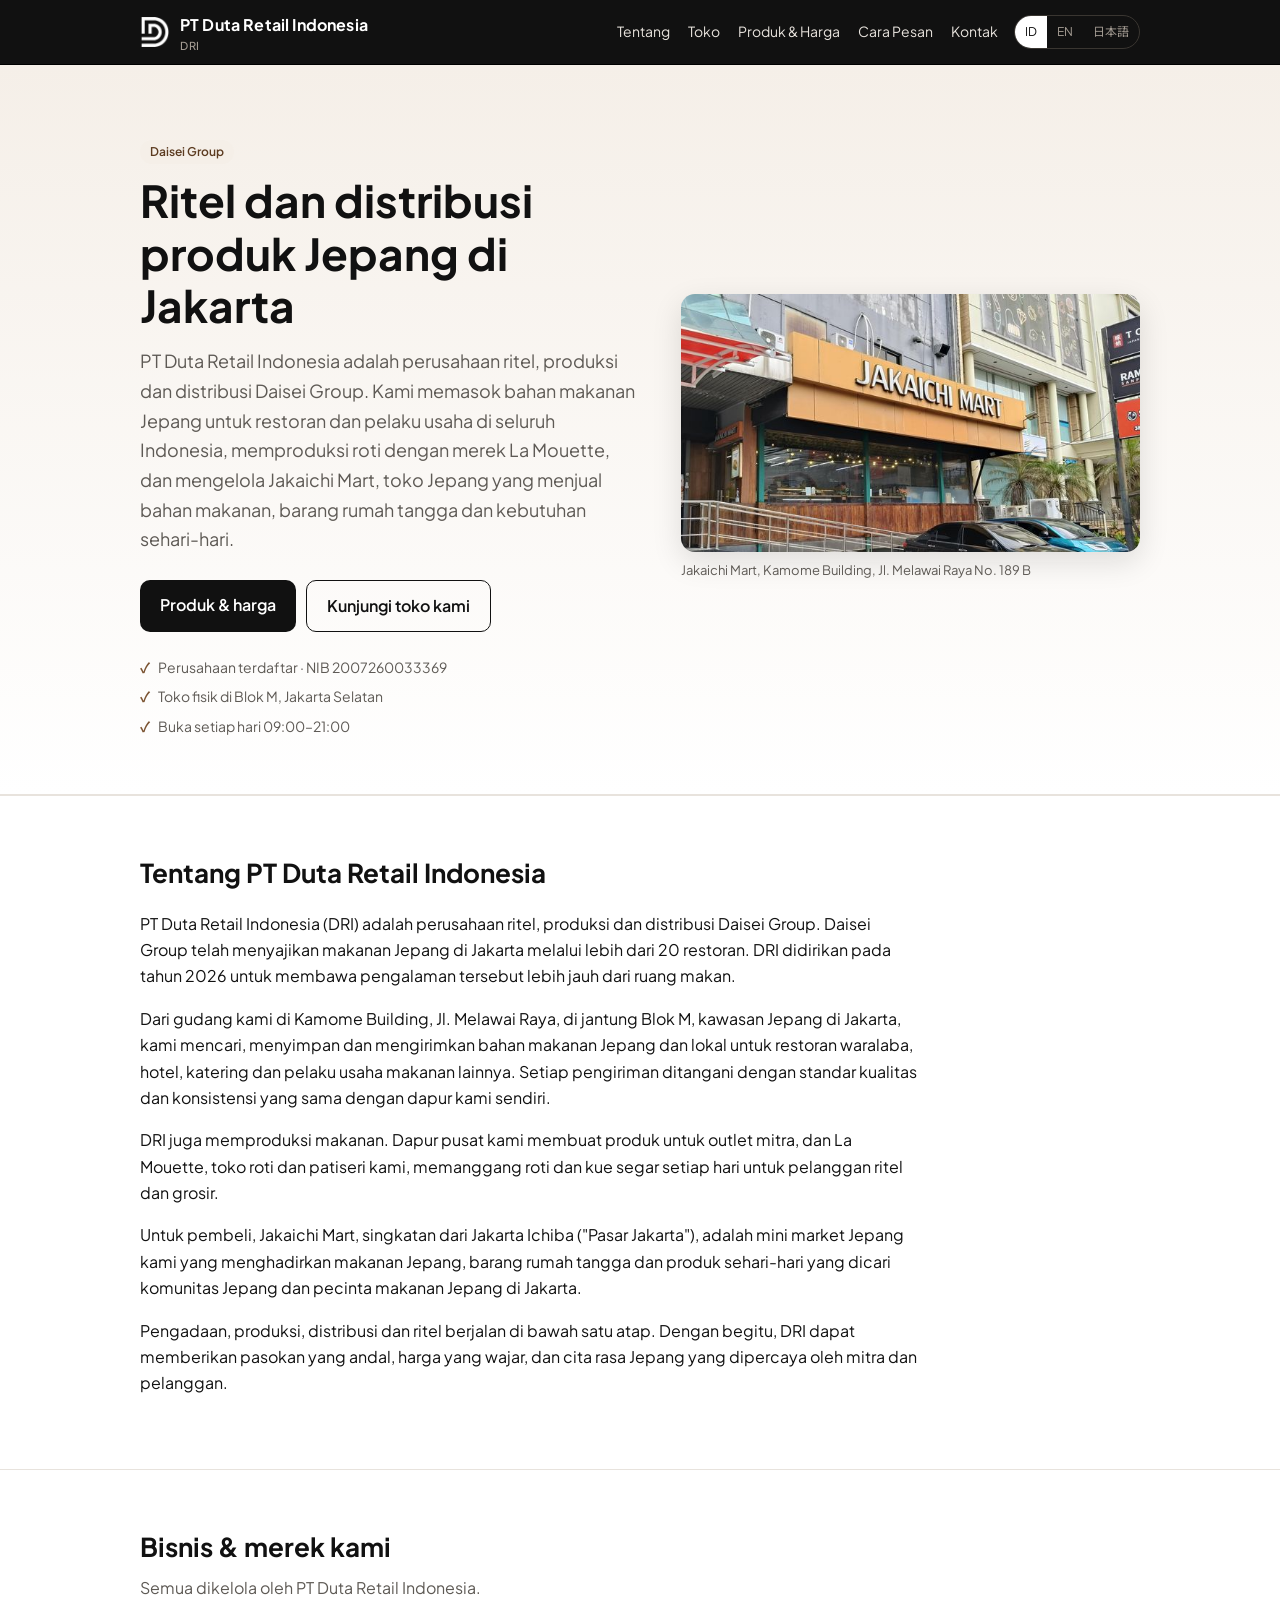
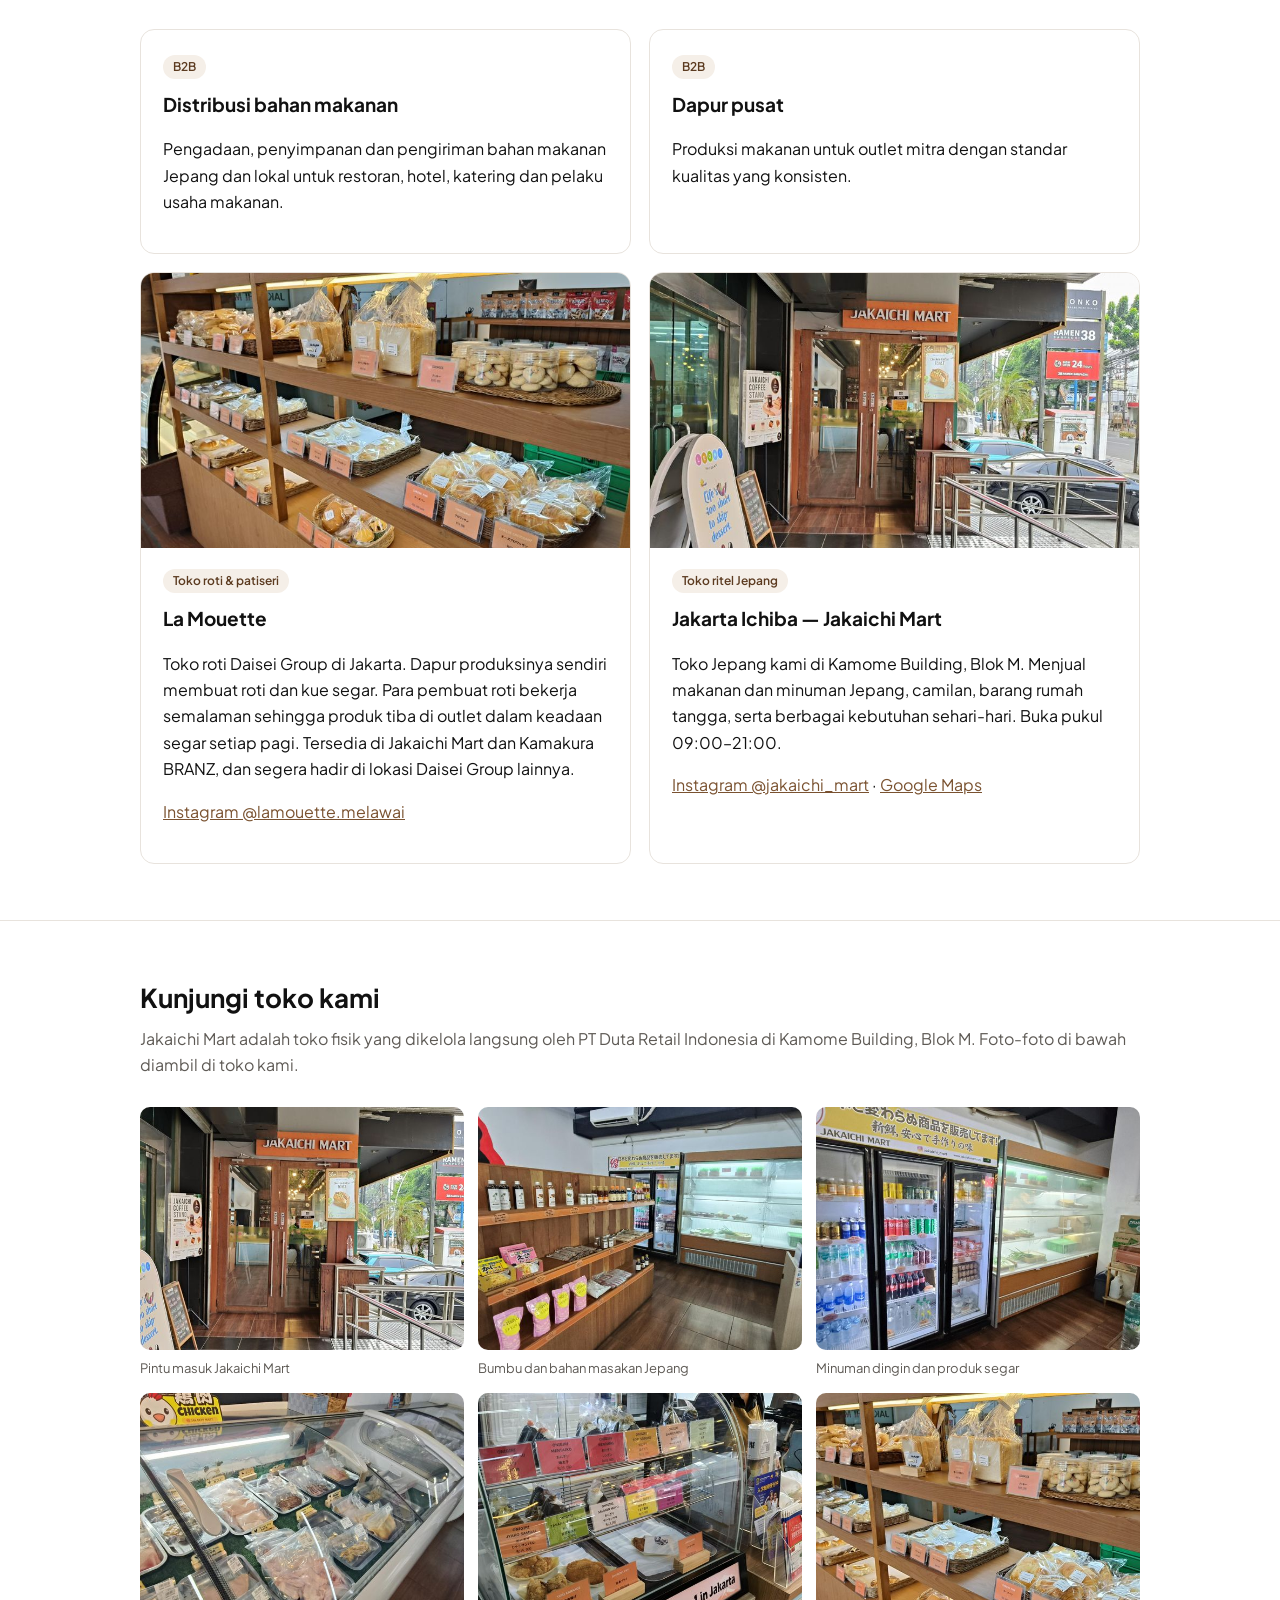
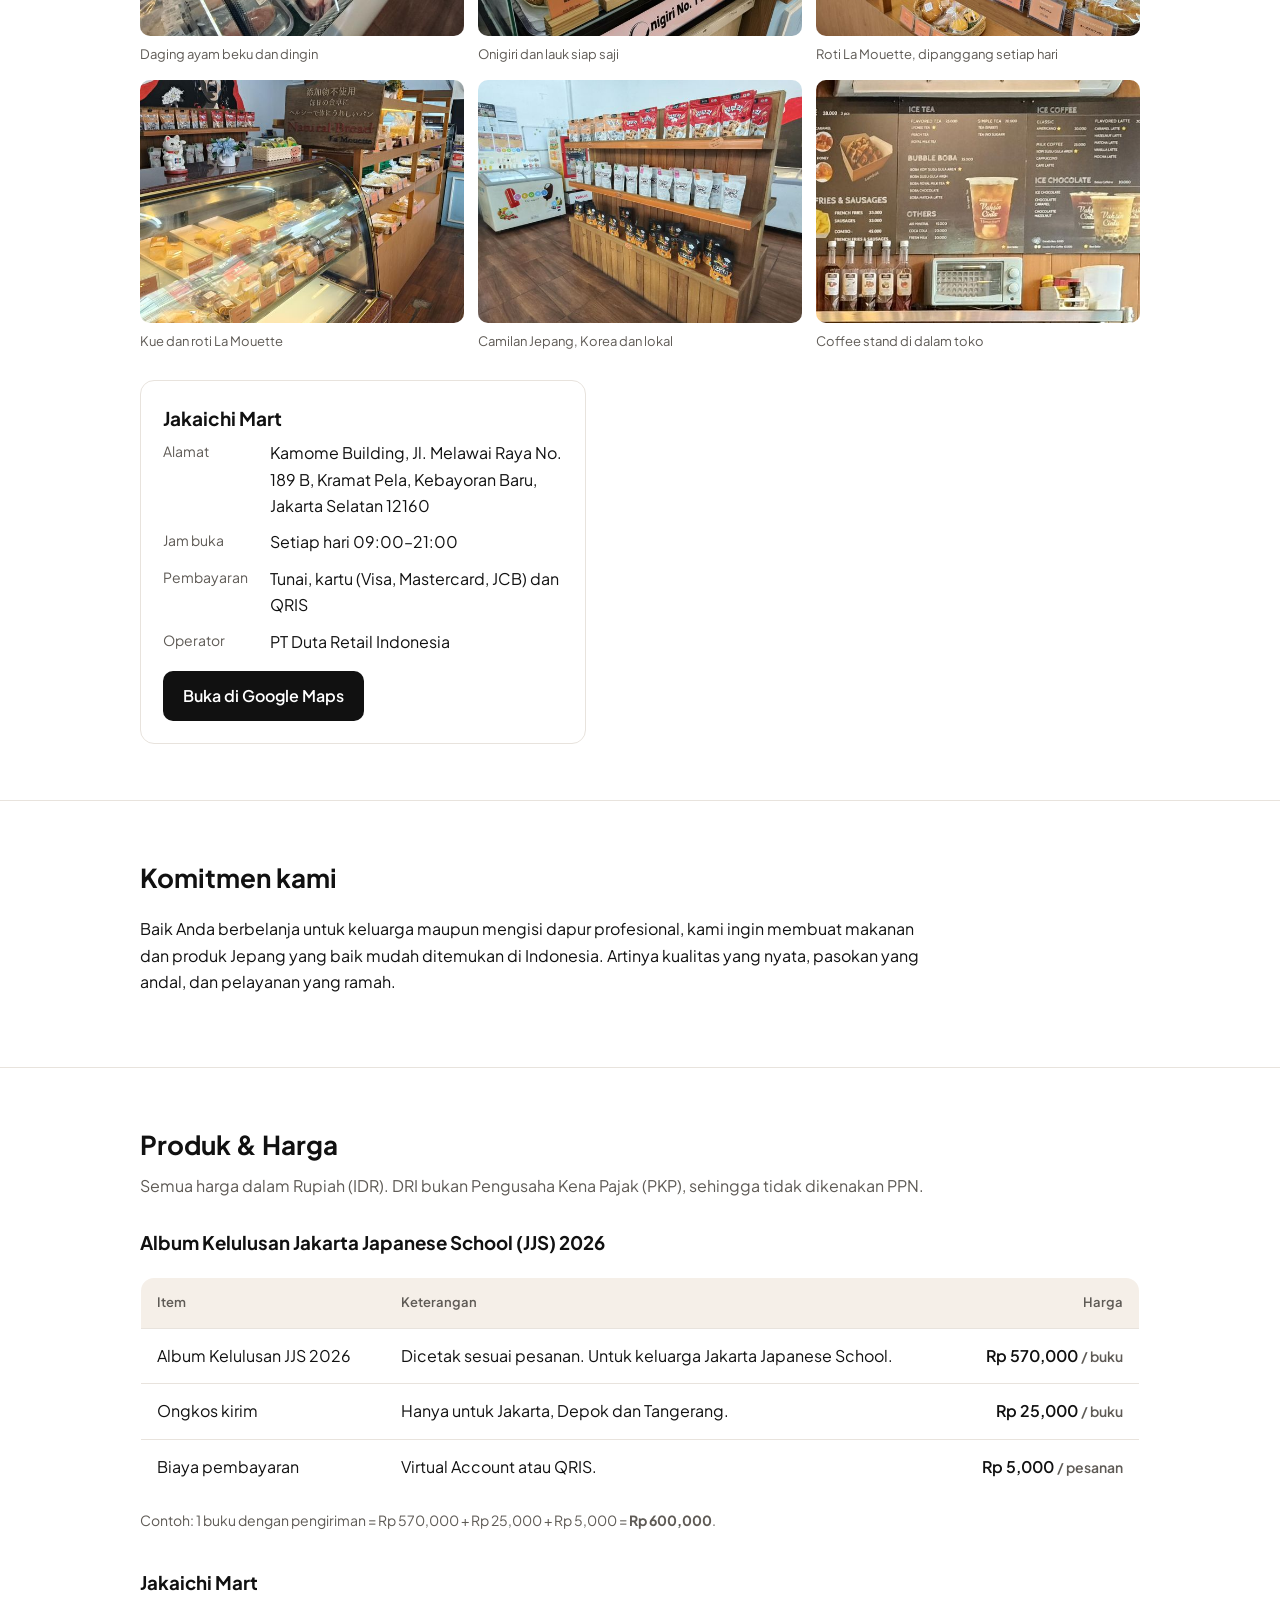
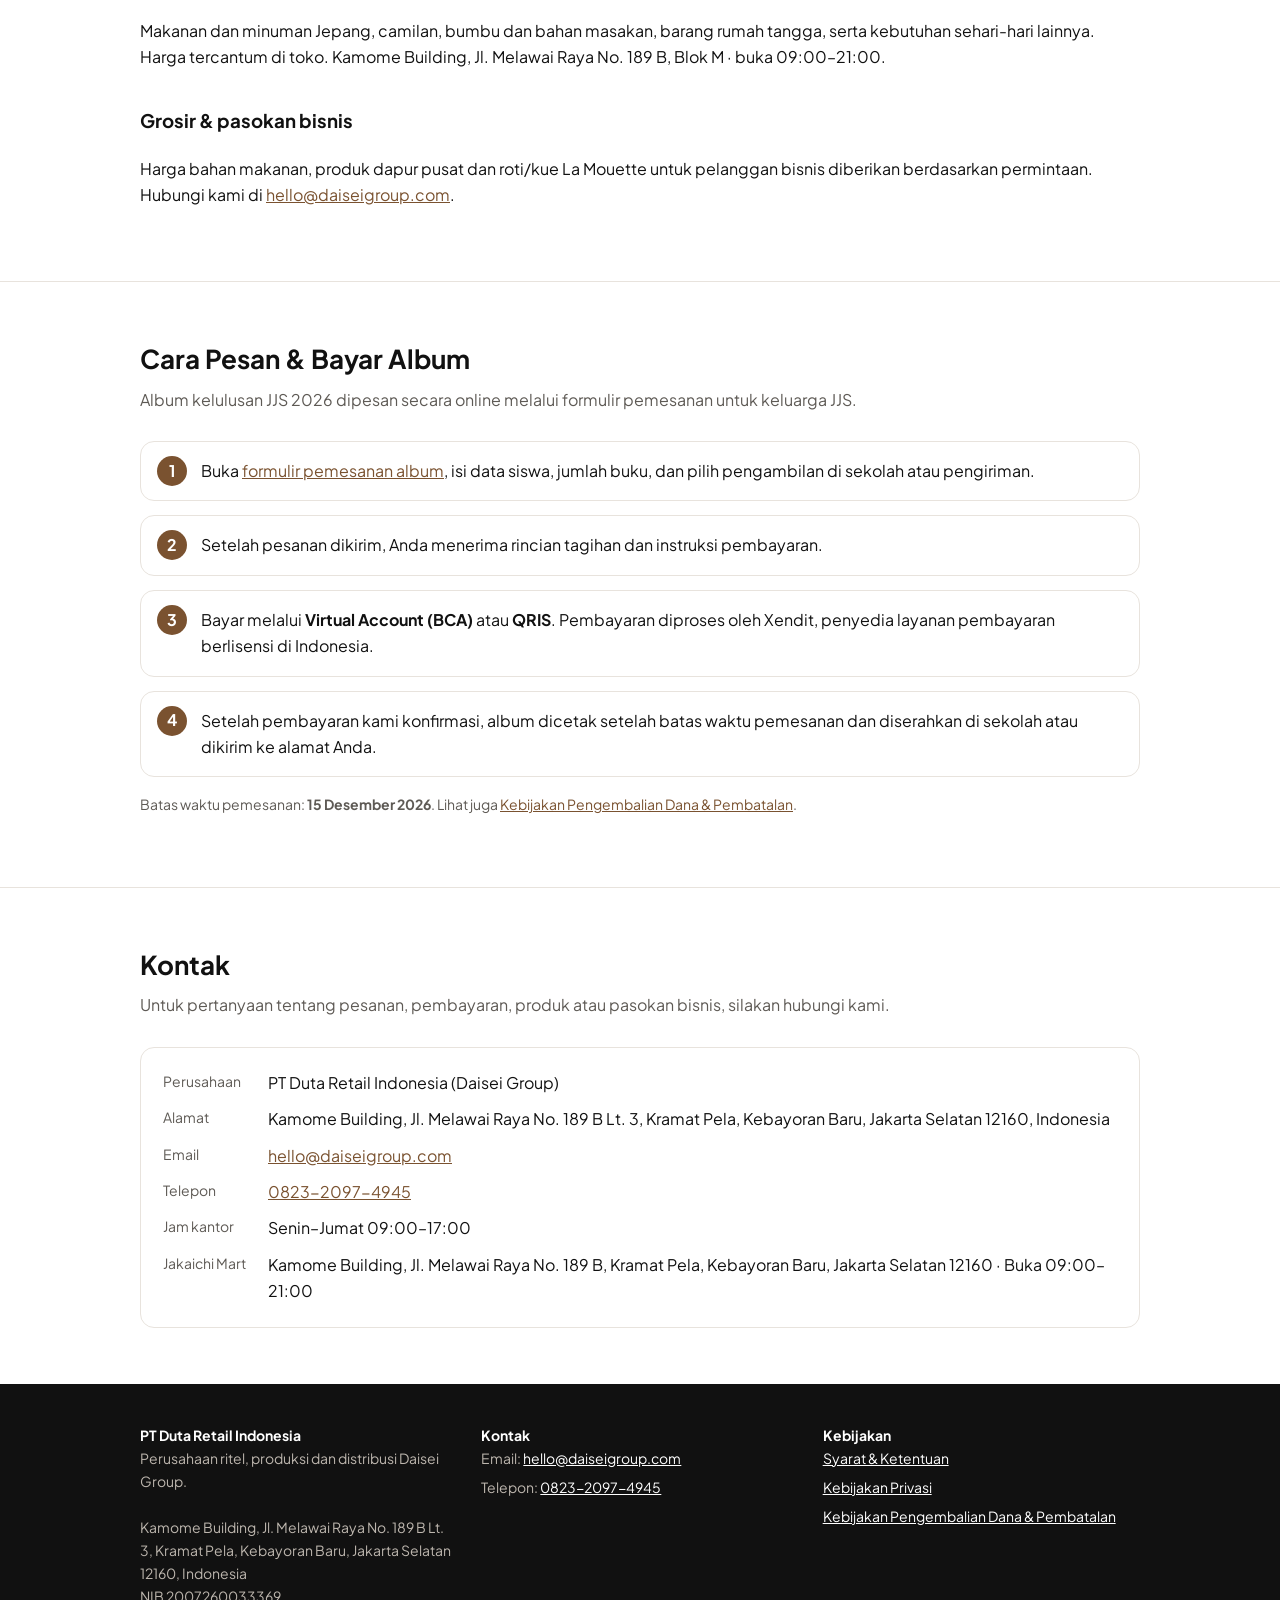
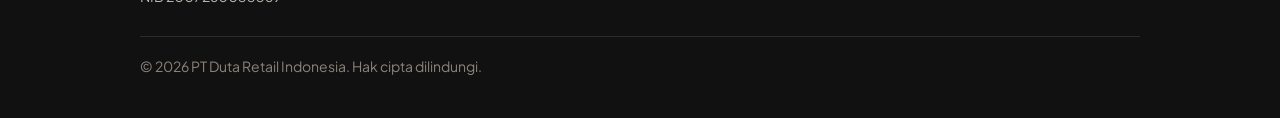
<file: index.html>
<!DOCTYPE html>
<html lang="id">
<head>
<meta charset="utf-8">
<meta name="viewport" content="width=device-width, initial-scale=1">
<title>PT Duta Retail Indonesia (DRI)</title>
<meta name="description" content="PT Duta Retail Indonesia (DRI) — the Daisei Group's retail, production and distribution company: Japanese food supply, La Mouette bakery and Jakaichi Mart, a Japanese store for groceries, household goods and everyday products. Jakarta Selatan, Indonesia.">
<link rel="icon" href="/favicon.png" type="image/png">
<link rel="apple-touch-icon" href="/apple-touch-icon.png">
<meta name="theme-color" content="#111111">
<link rel="preconnect" href="https://fonts.googleapis.com">
<link rel="preconnect" href="https://fonts.gstatic.com" crossorigin>
<link href="https://fonts.googleapis.com/css2?family=Noto+Sans+JP:wght@400;500;700&family=Plus+Jakarta+Sans:wght@400;500;600;700&display=swap" rel="stylesheet">
<link rel="stylesheet" href="/assets/style.css">
</head>
<body class="lang-id">
<header class="site">
  <div class="wrap">
    <a class="brand" href="/"><img src="/assets/logo-white.png" alt="DRI logo"><span>PT Duta Retail Indonesia<small>DRI</small></span></a>
    <nav class="main">
      <a href="/#about"><span data-l="id">Tentang</span><span data-l="en">About</span><span data-l="ja">会社概要</span></a>
      <a href="/#store"><span data-l="id">Toko</span><span data-l="en">Our Store</span><span data-l="ja">店舗</span></a>
      <a href="/#products"><span data-l="id">Produk &amp; Harga</span><span data-l="en">Products &amp; Prices</span><span data-l="ja">商品・価格</span></a>
      <a href="/#order"><span data-l="id">Cara Pesan</span><span data-l="en">How to Order</span><span data-l="ja">ご注文方法</span></a>
      <a href="/#contact"><span data-l="id">Kontak</span><span data-l="en">Contact</span><span data-l="ja">お問い合わせ</span></a>
    </nav>
    <div class="langs" role="group" aria-label="Language">
      <button data-set="id" aria-pressed="true">ID</button><button data-set="en" aria-pressed="false">EN</button><button data-set="ja" aria-pressed="false">日本語</button>
    </div>
  </div>
</header>
<main>
<!-- ============ HERO ============ -->
<div class="hero">
  <div class="wrap hero-grid">
   <div>
    <span class="tag">Daisei Group</span>
    <h1>
      <span data-l="id">Ritel dan distribusi produk Jepang di Jakarta</span>
      <span data-l="en">Retail and distribution of Japanese products in Jakarta</span>
      <span data-l="ja">ジャカルタで日本の商品を届ける 小売・流通</span>
    </h1>
    <p class="lead">
      <span data-l="id">PT Duta Retail Indonesia adalah perusahaan ritel, produksi dan distribusi Daisei Group. Kami memasok bahan makanan Jepang untuk restoran dan pelaku usaha di seluruh Indonesia, memproduksi roti dengan merek La Mouette, dan mengelola Jakaichi Mart, toko Jepang yang menjual bahan makanan, barang rumah tangga dan kebutuhan sehari-hari.</span>
      <span data-l="en">PT Duta Retail Indonesia is the Daisei Group's retail, production and distribution company. We supply Japanese food ingredients to restaurants and businesses across Indonesia, bake under the La Mouette brand, and run Jakaichi Mart, a Japanese store selling groceries, household goods and everyday products.</span>
      <span data-l="ja">PT Duta Retail Indonesia は、ダイセイグループの小売・製造・流通を担う会社です。インドネシア各地のレストランや事業者へ日本の食材を供給し、ベーカリー「La Mouette」を展開、食料品・日用品・生活雑貨を扱う日本のお店「じゃかいちマート」を運営しています。</span>
    </p>
    <div class="btns">
      <a class="btn" href="#products"><span data-l="id">Produk &amp; harga</span><span data-l="en">Products &amp; prices</span><span data-l="ja">商品・価格</span></a>
      <a class="btn ghost" href="#store"><span data-l="id">Kunjungi toko kami</span><span data-l="en">Visit our store</span><span data-l="ja">店舗のご案内</span></a>
    </div>
    <ul class="facts">
      <li><span data-l="id">Perusahaan terdaftar · NIB 2007260033369</span><span data-l="en">Registered company · NIB 2007260033369</span><span data-l="ja">登記法人・NIB 2007260033369</span></li>
      <li><span data-l="id">Toko fisik di Blok M, Jakarta Selatan</span><span data-l="en">Physical store in Blok M, South Jakarta</span><span data-l="ja">ジャカルタ南部・ブロックMに実店舗</span></li>
      <li><span data-l="id">Buka setiap hari 09:00–21:00</span><span data-l="en">Open every day 09:00–21:00</span><span data-l="ja">毎日営業 09:00〜21:00</span></li>
    </ul>
   </div>
   <figure class="hero-photo">
     <img src="/assets/store/storefront.jpg" srcset="/assets/store/storefront-sm.jpg 800w, /assets/store/storefront.jpg 1600w" sizes="(max-width:860px) 100vw, 520px" width="1600" height="714" alt="Jakaichi Mart storefront, Kamome Building, Jl. Melawai Raya, Jakarta">
     <figcaption><span data-l="id">Jakaichi Mart, Kamome Building, Jl. Melawai Raya No. 189 B</span><span data-l="en">Jakaichi Mart, Kamome Building, Jl. Melawai Raya No. 189 B</span><span data-l="ja">じゃかいちマート（カモメビル、Jl. Melawai Raya No. 189 B）</span></figcaption>
   </figure>
  </div>
</div>

<!-- ============ ABOUT ============ -->
<section id="about">
  <div class="wrap"><div style="max-width:780px">
    <h2><span data-l="id">Tentang PT Duta Retail Indonesia</span><span data-l="en">About PT Duta Retail Indonesia</span><span data-l="ja">PT Duta Retail Indonesia について</span></h2>
    <div data-l="id">
      <p>PT Duta Retail Indonesia (DRI) adalah perusahaan ritel, produksi dan distribusi Daisei Group. Daisei Group telah menyajikan makanan Jepang di Jakarta melalui lebih dari 20 restoran. DRI didirikan pada tahun 2026 untuk membawa pengalaman tersebut lebih jauh dari ruang makan.</p>
      <p>Dari gudang kami di Kamome Building, Jl. Melawai Raya, di jantung Blok M, kawasan Jepang di Jakarta, kami mencari, menyimpan dan mengirimkan bahan makanan Jepang dan lokal untuk restoran waralaba, hotel, katering dan pelaku usaha makanan lainnya. Setiap pengiriman ditangani dengan standar kualitas dan konsistensi yang sama dengan dapur kami sendiri.</p>
      <p>DRI juga memproduksi makanan. Dapur pusat kami membuat produk untuk outlet mitra, dan La Mouette, toko roti dan patiseri kami, memanggang roti dan kue segar setiap hari untuk pelanggan ritel dan grosir.</p>
      <p>Untuk pembeli, Jakaichi Mart, singkatan dari Jakarta Ichiba ("Pasar Jakarta"), adalah mini market Jepang kami yang menghadirkan makanan Jepang, barang rumah tangga dan produk sehari-hari yang dicari komunitas Jepang dan pecinta makanan Jepang di Jakarta.</p>
      <p>Pengadaan, produksi, distribusi dan ritel berjalan di bawah satu atap. Dengan begitu, DRI dapat memberikan pasokan yang andal, harga yang wajar, dan cita rasa Jepang yang dipercaya oleh mitra dan pelanggan.</p>
    </div>
    <div data-l="en">
      <p>PT Duta Retail Indonesia (DRI) is the retail, production and distribution company of the Daisei Group. The group has been serving Japanese food in Jakarta through more than 20 restaurants. DRI was set up in 2026 to take that experience beyond the dining room.</p>
      <p>From our warehouse in the Kamome Building on Jl. Melawai Raya, in the heart of Blok M, Jakarta's Japanese neighbourhood, we source, store and deliver Japanese and local ingredients to franchise restaurants, hotels, caterers and other food businesses. Every delivery gets the same care for quality and consistency that our own kitchens expect.</p>
      <p>DRI also makes food. Our central kitchen produces items for partner outlets, and La Mouette, our bakery and patisserie, bakes fresh bread and cakes every day for retail and wholesale customers.</p>
      <p>For shoppers, Jakaichi Mart, short for Jakarta Ichiba ("Jakarta Market"), is our Japanese mini mart. It stocks the Japanese foods, household goods and everyday products that Jakarta's Japanese community and Japanese-food lovers are looking for.</p>
      <p>Sourcing, production, distribution and retail all run under one roof. That lets DRI give partners and customers reliable supply, fair prices and the taste of Japan they trust.</p>
    </div>
    <div data-l="ja">
      <p>PT Duta Retail Indonesia（DRI）は、ダイセイグループの小売・製造・流通を担う会社です。ダイセイグループは、ジャカルタで20店舗以上のレストランを通じて日本の食を提供してきました。DRIは、その経験を店舗の外へ広げるため、2026年に設立されました。</p>
      <p>ジャカルタの日本人街ブロックMの中心、Jl. Melawai Raya のカモメビルにある倉庫から、日本およびインドネシアの食材を調達・保管し、フランチャイズレストラン、ホテル、ケータリング会社などの食品事業者へお届けしています。すべての配送に、自社の厨房と同じ品質と安定性へのこだわりを持って取り組んでいます。</p>
      <p>DRIは製造も行っています。セントラルキッチンではパートナー店舗向けの商品をつくり、ベーカリー＆パティスリー「La Mouette」では、小売・卸売のお客様向けに毎日焼きたてのパンとケーキをつくっています。</p>
      <p>一般のお客様向けには、日本のミニマート「じゃかいちマート」（ジャカルタ市場の略）を運営し、ジャカルタの日本人コミュニティや日本食ファンの皆さまが求める日本の食品・日用品・生活雑貨をお届けしています。</p>
      <p>調達・製造・流通・小売をひとつの会社で手がけることで、DRIはパートナーとお客様に、安定した供給、適正な価格、そして信頼される日本の味をお届けします。</p>
    </div>
  </div></div>
</section>

<!-- ============ WHAT WE DO / BRANDS ============ -->
<section id="brands">
  <div class="wrap">
    <h2><span data-l="id">Bisnis &amp; merek kami</span><span data-l="en">Our businesses &amp; brands</span><span data-l="ja">事業とブランド</span></h2>
    <p class="sub"><span data-l="id">Semua dikelola oleh PT Duta Retail Indonesia.</span><span data-l="en">All operated by PT Duta Retail Indonesia.</span><span data-l="ja">いずれも PT Duta Retail Indonesia が運営しています。</span></p>
    <div class="grid grid-2">
      <!-- BUSINESS: Distribution -->
      <div class="card">
        <span class="tag"><span data-l="id">B2B</span><span data-l="en">B2B</span><span data-l="ja">法人向け</span></span>
        <h3><span data-l="id">Distribusi bahan makanan</span><span data-l="en">Food ingredient distribution</span><span data-l="ja">食材の卸売・配送</span></h3>
        <p data-l="id">Pengadaan, penyimpanan dan pengiriman bahan makanan Jepang dan lokal untuk restoran, hotel, katering dan pelaku usaha makanan.</p>
        <p data-l="en">Sourcing, storage and delivery of Japanese and local ingredients for restaurants, hotels, caterers and food businesses.</p>
        <p data-l="ja">レストラン、ホテル、ケータリングなどの食品事業者向けに、日本およびインドネシアの食材を調達・保管・配送します。</p>
      </div>
      <!-- BUSINESS: Central kitchen -->
      <div class="card">
        <span class="tag"><span data-l="id">B2B</span><span data-l="en">B2B</span><span data-l="ja">法人向け</span></span>
        <h3><span data-l="id">Dapur pusat</span><span data-l="en">Central kitchen</span><span data-l="ja">セントラルキッチン</span></h3>
        <p data-l="id">Produksi makanan untuk outlet mitra dengan standar kualitas yang konsisten.</p>
        <p data-l="en">Food production for partner outlets, made to consistent quality standards.</p>
        <p data-l="ja">パートナー店舗向けの商品を、安定した品質基準で製造します。</p>
      </div>
      <!-- BRAND: La Mouette -->
      <div class="card has-photo">
        <img class="card-photo" src="/assets/store/la-mouette-bread-sm.jpg" width="800" height="450" loading="lazy" alt="La Mouette bread on the shelves">
        <span class="tag"><span data-l="id">Toko roti &amp; patiseri</span><span data-l="en">Bakery &amp; patisserie</span><span data-l="ja">ベーカリー＆パティスリー</span></span>
        <h3>La Mouette</h3>
        <p data-l="id">Toko roti Daisei Group di Jakarta. Dapur produksinya sendiri membuat roti dan kue segar. Para pembuat roti bekerja semalaman sehingga produk tiba di outlet dalam keadaan segar setiap pagi. Tersedia di Jakaichi Mart dan Kamakura BRANZ, dan segera hadir di lokasi Daisei Group lainnya.</p>
        <p data-l="en">The Daisei Group's bakery in Jakarta. Its own production kitchen makes fresh bread and cakes. The bakers work overnight, so the items arrive at the outlets fresh every morning. Find La Mouette at Jakaichi Mart and Kamakura BRANZ, with more Daisei Group locations coming soon.</p>
        <p data-l="ja">ジャカルタのダイセイグループのベーカリー。自社の製造キッチンで焼きたてのパンとケーキをつくっています。職人が夜通し仕込みを行い、毎朝新鮮な状態で各店舗に届けます。現在はじゃかいちマートと Kamakura BRANZ で販売中、今後ダイセイグループの他店舗にも展開予定です。</p>
        <p><a href="https://www.instagram.com/lamouette.melawai/" target="_blank" rel="noopener">Instagram @lamouette.melawai</a></p>
      </div>
      <!-- BRAND: Jakarta Ichiba / Jakaichi Mart -->
      <div class="card has-photo">
        <img class="card-photo" src="/assets/store/entrance-sm.jpg" width="800" height="450" loading="lazy" alt="Jakaichi Mart entrance">
        <span class="tag"><span data-l="id">Toko ritel Jepang</span><span data-l="en">Japanese retail store</span><span data-l="ja">日本の小売店</span></span>
        <h3>Jakarta Ichiba — Jakaichi Mart</h3>
        <p data-l="id">Toko Jepang kami di Kamome Building, Blok M. Menjual makanan dan minuman Jepang, camilan, barang rumah tangga, serta berbagai kebutuhan sehari-hari. Buka pukul 09:00–21:00.</p>
        <p data-l="en">Our Japanese store in the Kamome Building, Blok M. It sells Japanese food and drinks, snacks, household goods and a wide range of everyday products. Open 09:00–21:00.</p>
        <p data-l="ja">ブロックMのカモメビルにある日本のお店。日本の食品・飲料、お菓子、生活雑貨、日用品などを幅広く取り扱っています。営業時間 09:00〜21:00。</p>
        <p><a href="https://www.instagram.com/jakaichi_mart/" target="_blank" rel="noopener">Instagram @jakaichi_mart</a> · <a href="https://maps.app.goo.gl/RYu8W9kLrBA5V35MA" target="_blank" rel="noopener">Google Maps</a></p>
      </div>
    </div>
  </div>
</section>

<!-- ============ OUR STORE (photos) ============ -->
<section id="store">
  <div class="wrap">
    <h2><span data-l="id">Kunjungi toko kami</span><span data-l="en">Visit our store</span><span data-l="ja">店舗のご案内</span></h2>
    <p class="sub"><span data-l="id">Jakaichi Mart adalah toko fisik yang dikelola langsung oleh PT Duta Retail Indonesia di Kamome Building, Blok M. Foto-foto di bawah diambil di toko kami.</span><span data-l="en">Jakaichi Mart is a physical store run directly by PT Duta Retail Indonesia in the Kamome Building, Blok M. The photos below were taken in our store.</span><span data-l="ja">じゃかいちマートは、PT Duta Retail Indonesia が直接運営する、ブロックM・カモメビルの実店舗です。下の写真はすべて当店で撮影したものです。</span></p>
    <div class="gallery">
      <figure><a href="/assets/store/entrance.jpg" target="_blank" rel="noopener"><img src="/assets/store/entrance-sm.jpg" loading="lazy" alt="Jakaichi Mart entrance"></a><figcaption><span data-l="id">Pintu masuk Jakaichi Mart</span><span data-l="en">Jakaichi Mart entrance</span><span data-l="ja">じゃかいちマート入口</span></figcaption></figure>
      <figure><a href="/assets/store/grocery.jpg" target="_blank" rel="noopener"><img src="/assets/store/grocery-sm.jpg" loading="lazy" alt="Japanese seasonings and pantry goods"></a><figcaption><span data-l="id">Bumbu dan bahan masakan Jepang</span><span data-l="en">Japanese seasonings and pantry goods</span><span data-l="ja">日本の調味料・食材</span></figcaption></figure>
      <figure><a href="/assets/store/drinks.jpg" target="_blank" rel="noopener"><img src="/assets/store/drinks-sm.jpg" loading="lazy" alt="Chilled drinks and fresh produce"></a><figcaption><span data-l="id">Minuman dingin dan produk segar</span><span data-l="en">Chilled drinks and fresh produce</span><span data-l="ja">冷蔵ドリンク・生鮮品</span></figcaption></figure>
      <figure><a href="/assets/store/chicken.jpg" target="_blank" rel="noopener"><img src="/assets/store/chicken-sm.jpg" loading="lazy" alt="Chilled and frozen chicken"></a><figcaption><span data-l="id">Daging ayam beku dan dingin</span><span data-l="en">Chilled and frozen chicken</span><span data-l="ja">鶏肉コーナー</span></figcaption></figure>
      <figure><a href="/assets/store/onigiri.jpg" target="_blank" rel="noopener"><img src="/assets/store/onigiri-sm.jpg" loading="lazy" alt="Onigiri and ready-to-eat dishes"></a><figcaption><span data-l="id">Onigiri dan lauk siap saji</span><span data-l="en">Onigiri and ready-to-eat dishes</span><span data-l="ja">おにぎり・お惣菜</span></figcaption></figure>
      <figure><a href="/assets/store/la-mouette-bread.jpg" target="_blank" rel="noopener"><img src="/assets/store/la-mouette-bread-sm.jpg" loading="lazy" alt="La Mouette bread, baked daily"></a><figcaption><span data-l="id">Roti La Mouette, dipanggang setiap hari</span><span data-l="en">La Mouette bread, baked daily</span><span data-l="ja">毎日焼き上げる La Mouette のパン</span></figcaption></figure>
      <figure><a href="/assets/store/la-mouette-counter.jpg" target="_blank" rel="noopener"><img src="/assets/store/la-mouette-counter-sm.jpg" loading="lazy" alt="La Mouette cakes and bread"></a><figcaption><span data-l="id">Kue dan roti La Mouette</span><span data-l="en">La Mouette cakes and bread</span><span data-l="ja">La Mouette のケーキとパン</span></figcaption></figure>
      <figure><a href="/assets/store/snacks.jpg" target="_blank" rel="noopener"><img src="/assets/store/snacks-sm.jpg" loading="lazy" alt="Japanese, Korean and local snacks"></a><figcaption><span data-l="id">Camilan Jepang, Korea dan lokal</span><span data-l="en">Japanese, Korean and local snacks</span><span data-l="ja">日本・韓国・インドネシアのお菓子</span></figcaption></figure>
      <figure><a href="/assets/store/coffee-stand.jpg" target="_blank" rel="noopener"><img src="/assets/store/coffee-stand-sm.jpg" loading="lazy" alt="Coffee stand inside the store"></a><figcaption><span data-l="id">Coffee stand di dalam toko</span><span data-l="en">Coffee stand inside the store</span><span data-l="ja">店内のコーヒースタンド</span></figcaption></figure>
    </div>
    <div class="visit">
      <div class="card">
        <h3>Jakaichi Mart</h3>
        <dl class="contact">
          <dt><span data-l="id">Alamat</span><span data-l="en">Address</span><span data-l="ja">住所</span></dt><dd>Kamome Building, Jl. Melawai Raya No. 189 B, Kramat Pela, Kebayoran Baru, Jakarta Selatan 12160</dd>
          <dt><span data-l="id">Jam buka</span><span data-l="en">Opening hours</span><span data-l="ja">営業時間</span></dt><dd><span data-l="id">Setiap hari 09:00–21:00</span><span data-l="en">Every day 09:00–21:00</span><span data-l="ja">毎日 09:00〜21:00</span></dd>
          <dt><span data-l="id">Pembayaran</span><span data-l="en">Payment</span><span data-l="ja">お支払い</span></dt><dd><span data-l="id">Tunai, kartu (Visa, Mastercard, JCB) dan QRIS</span><span data-l="en">Cash, cards (Visa, Mastercard, JCB) and QRIS</span><span data-l="ja">現金・カード（Visa、Mastercard、JCB）・QRIS</span></dd>
          <dt><span data-l="id">Operator</span><span data-l="en">Operated by</span><span data-l="ja">運営</span></dt><dd>PT Duta Retail Indonesia</dd>
        </dl>
        <p style="margin:16px 0 0"><a class="btn" href="https://maps.app.goo.gl/RYu8W9kLrBA5V35MA" target="_blank" rel="noopener"><span data-l="id">Buka di Google Maps</span><span data-l="en">Open in Google Maps</span><span data-l="ja">Google マップで開く</span></a></p>
      </div>
      <div class="map"><iframe title="Map: Jakaichi Mart, Kamome Building" src="https://www.google.com/maps?q=Jakaichi+Mart,+Jl.+Melawai+Raya+No.+189+B,+Kebayoran+Baru,+Jakarta+Selatan&output=embed" loading="lazy" referrerpolicy="no-referrer-when-downgrade"></iframe></div>
    </div>
  </div>
</section>

<!-- ============ COMMITMENT ============ -->
<section id="commitment">
  <div class="wrap"><div style="max-width:780px">
    <h2><span data-l="id">Komitmen kami</span><span data-l="en">Our commitment</span><span data-l="ja">私たちの約束</span></h2>
    <p data-l="id">Baik Anda berbelanja untuk keluarga maupun mengisi dapur profesional, kami ingin membuat makanan dan produk Jepang yang baik mudah ditemukan di Indonesia. Artinya kualitas yang nyata, pasokan yang andal, dan pelayanan yang ramah.</p>
    <p data-l="en">Whether you're shopping for your family or stocking a professional kitchen, we want to make good Japanese food and products easy to find in Indonesia. That means real quality, reliable supply and friendly service.</p>
    <p data-l="ja">ご家庭のお買い物でも、プロの厨房の仕入れでも、インドネシアで日本の良い食品や商品を身近にすること。それが私たちの目標です。確かな品質、安定した供給、そして親しみやすいサービスをお約束します。</p>
  </div></div>
</section>

<!-- ============ PRODUCTS & PRICES ============ -->
<section id="products">
  <div class="wrap">
    <h2><span data-l="id">Produk &amp; Harga</span><span data-l="en">Products &amp; Prices</span><span data-l="ja">商品・価格</span></h2>
    <p class="sub">
      <span data-l="id">Semua harga dalam Rupiah (IDR). DRI bukan Pengusaha Kena Pajak (PKP), sehingga tidak dikenakan PPN.</span>
      <span data-l="en">All prices are in Indonesian Rupiah (IDR). DRI is not VAT-registered (non-PKP), so no VAT is charged.</span>
      <span data-l="ja">価格はすべてインドネシア・ルピア（IDR）です。DRIは課税事業者（PKP）ではないため、付加価値税（PPN）はかかりません。</span>
    </p>

    <!-- PRODUCT GROUP: JJS Graduation Album 2026 -->
    <h3><span data-l="id">Album Kelulusan Jakarta Japanese School (JJS) 2026</span><span data-l="en">Jakarta Japanese School (JJS) Graduation Album 2026</span><span data-l="ja">ジャカルタ日本人学校（JJS）卒業アルバム 2026</span></h3>
    <table class="prices">
      <thead><tr>
        <th><span data-l="id">Item</span><span data-l="en">Item</span><span data-l="ja">項目</span></th>
        <th><span data-l="id">Keterangan</span><span data-l="en">Details</span><span data-l="ja">内容</span></th>
        <th style="text-align:right"><span data-l="id">Harga</span><span data-l="en">Price</span><span data-l="ja">価格</span></th>
      </tr></thead>
      <tbody>
        <tr>
          <td><span data-l="id">Album Kelulusan JJS 2026</span><span data-l="en">JJS Graduation Album 2026</span><span data-l="ja">JJS 卒業アルバム 2026</span></td>
          <td><span data-l="id">Dicetak sesuai pesanan. Untuk keluarga Jakarta Japanese School.</span><span data-l="en">Printed to order. For Jakarta Japanese School families.</span><span data-l="ja">受注生産。ジャカルタ日本人学校のご家族向け。</span></td>
          <td class="num">Rp 570,000 <span class="note">/ <span data-l="id">buku</span><span data-l="en">book</span><span data-l="ja">冊</span></span></td>
        </tr>
        <tr>
          <td><span data-l="id">Ongkos kirim</span><span data-l="en">Delivery</span><span data-l="ja">配送料</span></td>
          <td><span data-l="id">Hanya untuk Jakarta, Depok dan Tangerang.</span><span data-l="en">Jakarta, Depok and Tangerang only.</span><span data-l="ja">ジャカルタ、デポック、タンゲランのみ。</span></td>
          <td class="num">Rp 25,000 <span class="note">/ <span data-l="id">buku</span><span data-l="en">book</span><span data-l="ja">冊</span></span></td>
        </tr>
        <tr>
          <td><span data-l="id">Biaya pembayaran</span><span data-l="en">Payment fee</span><span data-l="ja">決済手数料</span></td>
          <td><span data-l="id">Virtual Account atau QRIS.</span><span data-l="en">Virtual Account or QRIS.</span><span data-l="ja">バーチャルアカウントまたはQRIS。</span></td>
          <td class="num">Rp 5,000 <span class="note">/ <span data-l="id">pesanan</span><span data-l="en">order</span><span data-l="ja">注文</span></span></td>
        </tr>
      </tbody>
    </table>
    <p class="note">
      <span data-l="id">Contoh: 1 buku dengan pengiriman = Rp 570,000 + Rp 25,000 + Rp 5,000 = <strong>Rp 600,000</strong>.</span>
      <span data-l="en">Example: 1 book with delivery = Rp 570,000 + Rp 25,000 + Rp 5,000 = <strong>Rp 600,000</strong>.</span>
      <span data-l="ja">例：1冊・配送あり＝Rp 570,000＋Rp 25,000＋Rp 5,000＝<strong>Rp 600,000</strong></span>
    </p>

    <!-- PRODUCT GROUP: Jakaichi Mart (retail store) -->
    <h3 style="margin-top:36px">Jakaichi Mart</h3>
    <p>
      <span data-l="id">Makanan dan minuman Jepang, camilan, bumbu dan bahan masakan, barang rumah tangga, serta kebutuhan sehari-hari lainnya. Harga tercantum di toko. Kamome Building, Jl. Melawai Raya No. 189 B, Blok M · buka 09:00–21:00.</span>
      <span data-l="en">Japanese food and drinks, snacks, seasonings and cooking ingredients, household goods and other everyday products. Prices are displayed in store. Kamome Building, Jl. Melawai Raya No. 189 B, Blok M · open 09:00–21:00.</span>
      <span data-l="ja">日本の食品・飲料、お菓子、調味料・食材、生活雑貨、その他の日用品。価格は店頭に表示しています。カモメビル（Jl. Melawai Raya No. 189 B、ブロックM）・営業時間 09:00〜21:00。</span>
    </p>

    <!-- PRODUCT GROUP: Wholesale / B2B (add La Mouette product list here later) -->
    <h3 style="margin-top:36px"><span data-l="id">Grosir &amp; pasokan bisnis</span><span data-l="en">Wholesale &amp; business supply</span><span data-l="ja">卸売・法人向け供給</span></h3>
    <p>
      <span data-l="id">Harga bahan makanan, produk dapur pusat dan roti/kue La Mouette untuk pelanggan bisnis diberikan berdasarkan permintaan. Hubungi kami di <a href="mailto:hello@daiseigroup.com">hello@daiseigroup.com</a>.</span>
      <span data-l="en">Prices for ingredients, central-kitchen products and La Mouette bread and cakes for business customers are quoted on request. Contact us at <a href="mailto:hello@daiseigroup.com">hello@daiseigroup.com</a>.</span>
      <span data-l="ja">法人のお客様向けの食材、セントラルキッチン商品、La Mouette のパン・ケーキの価格は、お問い合わせに応じてお見積もりします。<a href="mailto:hello@daiseigroup.com">hello@daiseigroup.com</a> までご連絡ください。</span>
    </p>
  </div>
</section>

<!-- ============ HOW TO ORDER & PAY ============ -->
<section id="order">
  <div class="wrap">
    <h2><span data-l="id">Cara Pesan &amp; Bayar Album</span><span data-l="en">How to Order &amp; Pay for the Album</span><span data-l="ja">アルバムのご注文・お支払い方法</span></h2>
    <p class="sub">
      <span data-l="id">Album kelulusan JJS 2026 dipesan secara online melalui formulir pemesanan untuk keluarga JJS.</span>
      <span data-l="en">The JJS Graduation Album 2026 is ordered online through the order form for JJS families.</span>
      <span data-l="ja">JJS卒業アルバム2026は、JJSご家族向けの注文フォームからオンラインでご注文いただけます。</span>
    </p>
    <ol class="steps">
      <li>
        <span data-l="id">Buka <a href="https://jjs-album-order.vercel.app" target="_blank" rel="noopener">formulir pemesanan album</a>, isi data siswa, jumlah buku, dan pilih pengambilan di sekolah atau pengiriman.</span>
        <span data-l="en">Open the <a href="https://jjs-album-order.vercel.app" target="_blank" rel="noopener">album order form</a>, enter the student's details and number of books, and choose school pick-up or delivery.</span>
        <span data-l="ja"><a href="https://jjs-album-order.vercel.app" target="_blank" rel="noopener">アルバム注文フォーム</a>を開き、児童生徒の情報と冊数を入力し、学校受け取りまたは配送を選択してください。</span>
      </li>
      <li>
        <span data-l="id">Setelah pesanan dikirim, Anda menerima rincian tagihan dan instruksi pembayaran.</span>
        <span data-l="en">After you submit the order, you receive the invoice details and payment instructions.</span>
        <span data-l="ja">ご注文送信後、ご請求内容とお支払い方法のご案内が届きます。</span>
      </li>
      <li>
        <span data-l="id">Bayar melalui <strong>Virtual Account (BCA)</strong> atau <strong>QRIS</strong>. Pembayaran diproses oleh Xendit, penyedia layanan pembayaran berlisensi di Indonesia.</span>
        <span data-l="en">Pay by <strong>Virtual Account (BCA)</strong> or <strong>QRIS</strong>. Payments are processed by Xendit, a licensed payment service provider in Indonesia.</span>
        <span data-l="ja"><strong>バーチャルアカウント（BCA）</strong>または<strong>QRIS</strong>でお支払いください。決済はインドネシアの認可決済事業者Xenditが処理します。</span>
      </li>
      <li>
        <span data-l="id">Setelah pembayaran kami konfirmasi, album dicetak setelah batas waktu pemesanan dan diserahkan di sekolah atau dikirim ke alamat Anda.</span>
        <span data-l="en">Once we confirm your payment, albums are printed after the order deadline and handed over at school or delivered to your address.</span>
        <span data-l="ja">お支払い確認後、アルバムは注文締切後に印刷し、学校でのお渡しまたはご指定住所への配送となります。</span>
      </li>
    </ol>
    <p class="note" style="margin-top:16px">
      <span data-l="id">Batas waktu pemesanan: <strong>15 Desember 2026</strong>. Lihat juga <a href="/refund.html">Kebijakan Pengembalian Dana &amp; Pembatalan</a>.</span>
      <span data-l="en">Order deadline: <strong>15 December 2026</strong>. See also our <a href="/refund.html">Refund &amp; Cancellation Policy</a>.</span>
      <span data-l="ja">注文締切：<strong>2026年12月15日</strong>。<a href="/refund.html">返金・キャンセルポリシー</a>もご確認ください。</span>
    </p>
  </div>
</section>

<!-- ============ CONTACT ============ -->
<section id="contact">
  <div class="wrap">
    <h2><span data-l="id">Kontak</span><span data-l="en">Contact</span><span data-l="ja">お問い合わせ</span></h2>
    <p class="sub">
      <span data-l="id">Untuk pertanyaan tentang pesanan, pembayaran, produk atau pasokan bisnis, silakan hubungi kami.</span>
      <span data-l="en">For questions about orders, payments, products or business supply, please contact us.</span>
      <span data-l="ja">ご注文・お支払い・商品・法人向け供給に関するお問い合わせは、下記までご連絡ください。</span>
    </p>
    <div class="card">
      <dl class="contact">
        <dt><span data-l="id">Perusahaan</span><span data-l="en">Company</span><span data-l="ja">会社名</span></dt><dd>PT Duta Retail Indonesia (Daisei Group)</dd>
        <dt><span data-l="id">Alamat</span><span data-l="en">Address</span><span data-l="ja">住所</span></dt><dd>Kamome Building, Jl. Melawai Raya No. 189 B Lt. 3, Kramat Pela, Kebayoran Baru, Jakarta Selatan 12160, Indonesia</dd>
        <dt>Email</dt><dd><a href="mailto:hello@daiseigroup.com">hello@daiseigroup.com</a></dd>
        <dt><span data-l="id">Telepon</span><span data-l="en">Phone</span><span data-l="ja">電話</span></dt><dd><a href="tel:+6282320974945">0823-2097-4945</a></dd>
        <dt><span data-l="id">Jam kantor</span><span data-l="en">Office hours</span><span data-l="ja">事務所営業時間</span></dt><dd><span data-l="id">Senin–Jumat 09:00–17:00</span><span data-l="en">Monday–Friday 09:00–17:00</span><span data-l="ja">月〜金 09:00〜17:00</span></dd>
        <dt>Jakaichi Mart</dt><dd>Kamome Building, Jl. Melawai Raya No. 189 B, Kramat Pela, Kebayoran Baru, Jakarta Selatan 12160 · <span data-l="id">Buka</span><span data-l="en">Open</span><span data-l="ja">営業時間</span> 09:00–21:00</dd>
      </dl>
    </div>
  </div>
</section>
</main>

<footer class="site">
  <div class="wrap">
    <div class="cols">
      <div>
        <strong>PT Duta Retail Indonesia</strong><br>
        <span data-l="id">Perusahaan ritel, produksi dan distribusi Daisei Group.</span><span data-l="en">The Daisei Group's retail, production and distribution company.</span><span data-l="ja">ダイセイグループの小売・製造・流通会社。</span><br><br>
        Kamome Building, Jl. Melawai Raya No. 189 B Lt. 3, Kramat Pela, Kebayoran Baru, Jakarta Selatan 12160, Indonesia<br>
        NIB 2007260033369
      </div>
      <div>
        <strong><span data-l="id">Kontak</span><span data-l="en">Contact</span><span data-l="ja">お問い合わせ</span></strong>
        <ul>
          <li>Email: <a href="mailto:hello@daiseigroup.com">hello@daiseigroup.com</a></li>
          <li><span data-l="id">Telepon</span><span data-l="en">Phone</span><span data-l="ja">電話</span>: <a href="tel:+6282320974945">0823-2097-4945</a></li>
        </ul>
      </div>
      <div>
        <strong><span data-l="id">Kebijakan</span><span data-l="en">Policies</span><span data-l="ja">規約・ポリシー</span></strong>
        <ul>
          <li><a href="/terms.html"><span data-l="id">Syarat &amp; Ketentuan</span><span data-l="en">Terms &amp; Conditions</span><span data-l="ja">利用規約</span></a></li>
          <li><a href="/privacy.html"><span data-l="id">Kebijakan Privasi</span><span data-l="en">Privacy Policy</span><span data-l="ja">プライバシーポリシー</span></a></li>
          <li><a href="/refund.html"><span data-l="id">Kebijakan Pengembalian Dana &amp; Pembatalan</span><span data-l="en">Refund &amp; Cancellation Policy</span><span data-l="ja">返金・キャンセルポリシー</span></a></li>
        </ul>
      </div>
    </div>
    <div class="copy">&copy; <span id="year">2026</span> PT Duta Retail Indonesia. <span data-l="id">Hak cipta dilindungi.</span><span data-l="en">All rights reserved.</span><span data-l="ja">All rights reserved.</span></div>
  </div>
</footer>
<script src="/assets/site.js"></script>
</body>
</html>
</file>
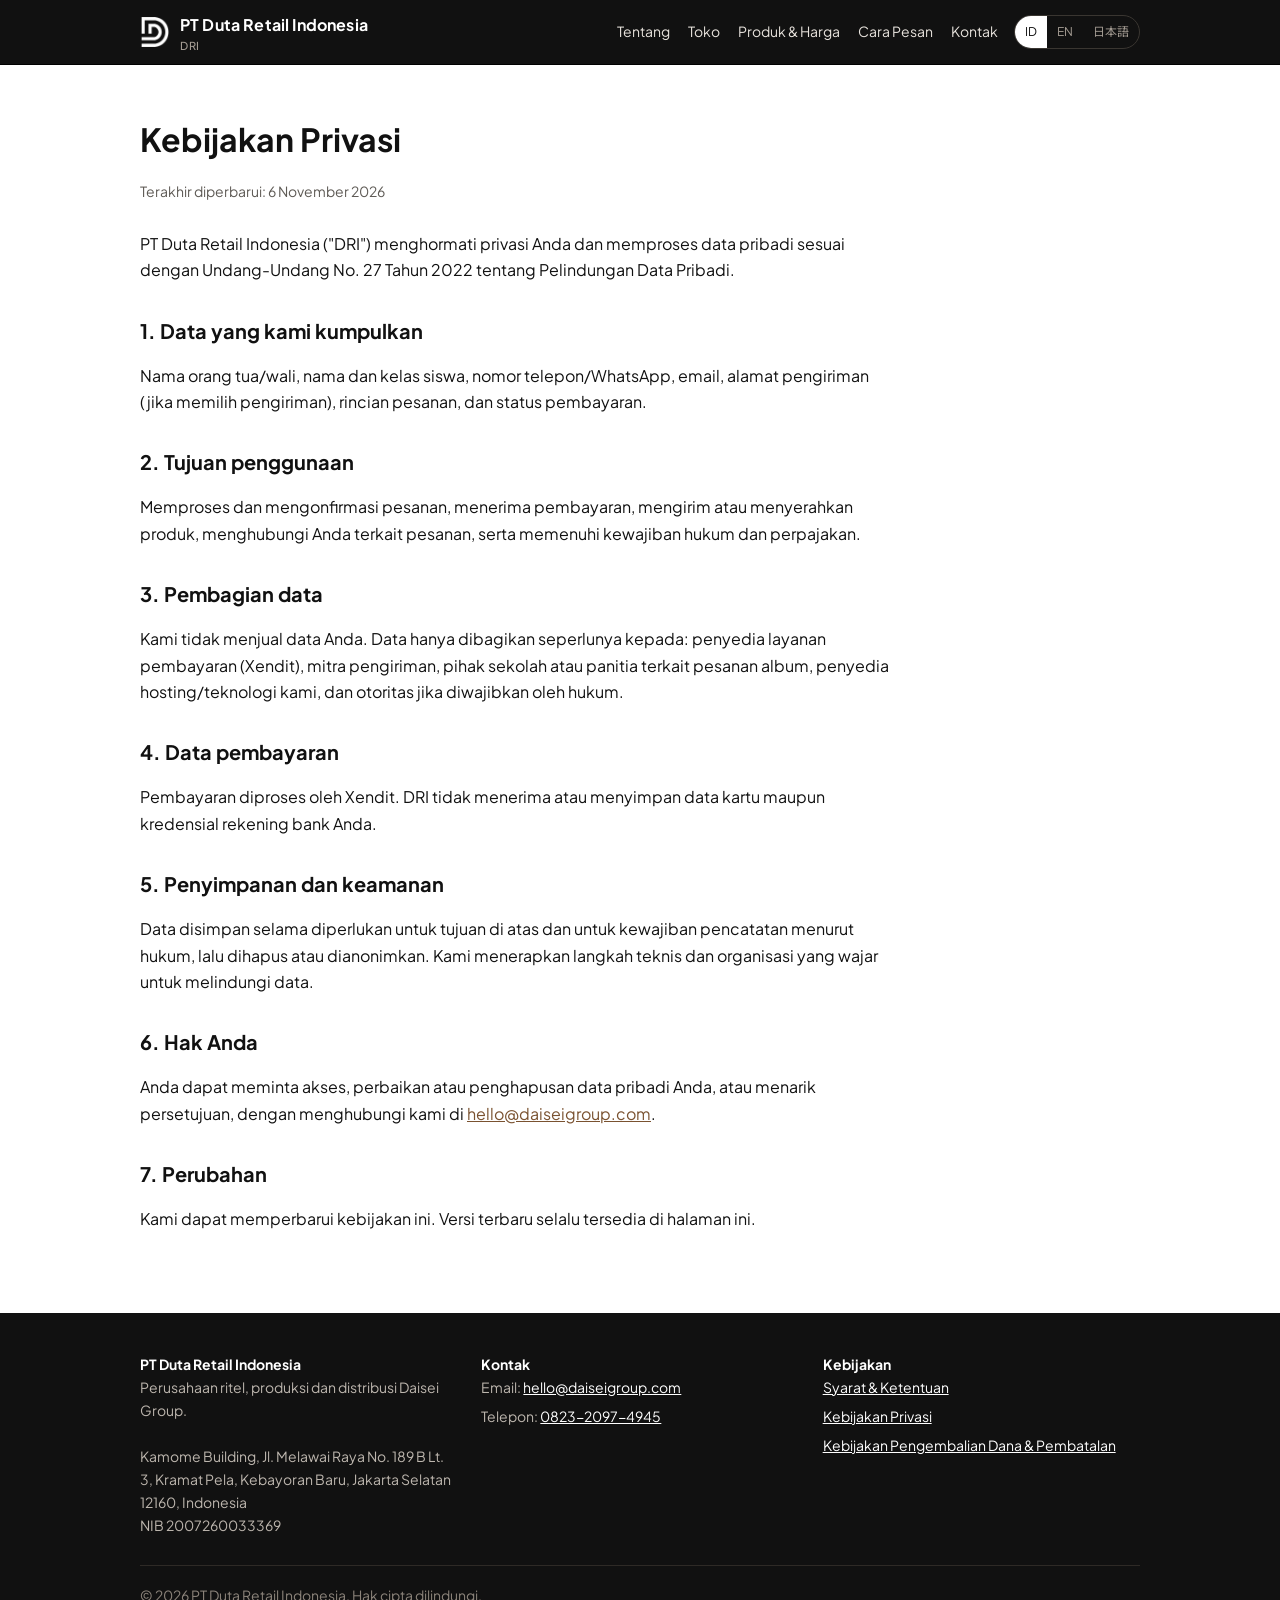
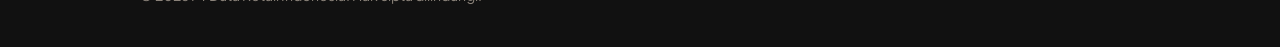
<file: privacy.html>
<!DOCTYPE html>
<html lang="id">
<head>
<meta charset="utf-8">
<meta name="viewport" content="width=device-width, initial-scale=1">
<title>Kebijakan Privasi / Privacy Policy — DRI</title>
<meta name="description" content="PT Duta Retail Indonesia (DRI) — the Daisei Group's retail, production and distribution company: Japanese food supply, La Mouette bakery and Jakaichi Mart, a Japanese store for groceries, household goods and everyday products. Jakarta Selatan, Indonesia.">
<link rel="icon" href="/favicon.png" type="image/png">
<link rel="apple-touch-icon" href="/apple-touch-icon.png">
<meta name="theme-color" content="#111111">
<link rel="preconnect" href="https://fonts.googleapis.com">
<link rel="preconnect" href="https://fonts.gstatic.com" crossorigin>
<link href="https://fonts.googleapis.com/css2?family=Noto+Sans+JP:wght@400;500;700&family=Plus+Jakarta+Sans:wght@400;500;600;700&display=swap" rel="stylesheet">
<link rel="stylesheet" href="/assets/style.css">
</head>
<body class="lang-id">
<header class="site">
  <div class="wrap">
    <a class="brand" href="/"><img src="/assets/logo-white.png" alt="DRI logo"><span>PT Duta Retail Indonesia<small>DRI</small></span></a>
    <nav class="main">
      <a href="/#about"><span data-l="id">Tentang</span><span data-l="en">About</span><span data-l="ja">会社概要</span></a>
      <a href="/#store"><span data-l="id">Toko</span><span data-l="en">Our Store</span><span data-l="ja">店舗</span></a>
      <a href="/#products"><span data-l="id">Produk &amp; Harga</span><span data-l="en">Products &amp; Prices</span><span data-l="ja">商品・価格</span></a>
      <a href="/#order"><span data-l="id">Cara Pesan</span><span data-l="en">How to Order</span><span data-l="ja">ご注文方法</span></a>
      <a href="/#contact"><span data-l="id">Kontak</span><span data-l="en">Contact</span><span data-l="ja">お問い合わせ</span></a>
    </nav>
    <div class="langs" role="group" aria-label="Language">
      <button data-set="id" aria-pressed="true">ID</button><button data-set="en" aria-pressed="false">EN</button><button data-set="ja" aria-pressed="false">日本語</button>
    </div>
  </div>
</header>
<main class="legal"><div class="wrap"><article>
<!-- ===== INDONESIAN ===== -->
<div data-l="id">
<h1>Kebijakan Privasi</h1>
<p class="updated">Terakhir diperbarui: 6 November 2026</p>
<p>PT Duta Retail Indonesia ("DRI") menghormati privasi Anda dan memproses data pribadi sesuai dengan Undang-Undang No. 27 Tahun 2022 tentang Pelindungan Data Pribadi.</p>
<h2>1. Data yang kami kumpulkan</h2>
<p>Nama orang tua/wali, nama dan kelas siswa, nomor telepon/WhatsApp, email, alamat pengiriman (jika memilih pengiriman), rincian pesanan, dan status pembayaran.</p>
<h2>2. Tujuan penggunaan</h2>
<p>Memproses dan mengonfirmasi pesanan, menerima pembayaran, mengirim atau menyerahkan produk, menghubungi Anda terkait pesanan, serta memenuhi kewajiban hukum dan perpajakan.</p>
<h2>3. Pembagian data</h2>
<p>Kami tidak menjual data Anda. Data hanya dibagikan seperlunya kepada: penyedia layanan pembayaran (Xendit), mitra pengiriman, pihak sekolah atau panitia terkait pesanan album, penyedia hosting/teknologi kami, dan otoritas jika diwajibkan oleh hukum.</p>
<h2>4. Data pembayaran</h2>
<p>Pembayaran diproses oleh Xendit. DRI tidak menerima atau menyimpan data kartu maupun kredensial rekening bank Anda.</p>
<h2>5. Penyimpanan dan keamanan</h2>
<p>Data disimpan selama diperlukan untuk tujuan di atas dan untuk kewajiban pencatatan menurut hukum, lalu dihapus atau dianonimkan. Kami menerapkan langkah teknis dan organisasi yang wajar untuk melindungi data.</p>
<h2>6. Hak Anda</h2>
<p>Anda dapat meminta akses, perbaikan atau penghapusan data pribadi Anda, atau menarik persetujuan, dengan menghubungi kami di <a href="mailto:hello@daiseigroup.com">hello@daiseigroup.com</a>.</p>
<h2>7. Perubahan</h2>
<p>Kami dapat memperbarui kebijakan ini. Versi terbaru selalu tersedia di halaman ini.</p>
</div>

<!-- ===== ENGLISH ===== -->
<div data-l="en">
<h1>Privacy Policy</h1>
<p class="updated">Last updated: 6 November 2026</p>
<p>PT Duta Retail Indonesia ("DRI") respects your privacy and processes personal data in line with Indonesian Law No. 27 of 2022 on Personal Data Protection.</p>
<h2>1. Data we collect</h2>
<p>Parent/guardian name, student name and class, phone/WhatsApp number, email, delivery address (if you choose delivery), order details and payment status.</p>
<h2>2. How we use it</h2>
<p>To process and confirm orders, receive payments, deliver or hand over products, contact you about your order, and meet legal and tax obligations.</p>
<h2>3. Sharing</h2>
<p>We do not sell your data. We share it only as needed with: our payment service provider (Xendit), delivery partners, the school or committee involved in the album order, our hosting/technology providers, and authorities where required by law.</p>
<h2>4. Payment data</h2>
<p>Payments are processed by Xendit. DRI does not receive or store your card details or bank account credentials.</p>
<h2>5. Retention and security</h2>
<p>We keep data as long as needed for the purposes above and for legal record-keeping, then delete or anonymise it. We take reasonable technical and organisational measures to protect it.</p>
<h2>6. Your rights</h2>
<p>You may ask to access, correct or delete your personal data, or withdraw consent, by contacting us at <a href="mailto:hello@daiseigroup.com">hello@daiseigroup.com</a>.</p>
<h2>7. Changes</h2>
<p>We may update this policy. The latest version is always on this page.</p>
</div>

<!-- ===== JAPANESE ===== -->
<div data-l="ja">
<h1>プライバシーポリシー</h1>
<p class="updated">最終更新日：2026年11月6日</p>
<p>PT Duta Retail Indonesia（以下「DRI」）は、お客様のプライバシーを尊重し、個人データ保護に関する2022年法律第27号に従って個人データを取り扱います。</p>
<h2>1. 取得する情報</h2>
<p>保護者氏名、児童生徒の氏名・クラス、電話／WhatsApp番号、メールアドレス、配送先住所（配送を選択した場合）、ご注文内容、お支払い状況。</p>
<h2>2. 利用目的</h2>
<p>ご注文の処理・確認、代金の受領、商品の配送・お渡し、ご注文に関するご連絡、法令・税務上の義務の履行。</p>
<h2>3. 第三者提供</h2>
<p>お客様の情報を販売することはありません。必要な範囲でのみ、決済事業者（Xendit）、配送業者、アルバム注文に関わる学校・委員会、ホスティング／技術提供者、および法令により求められる場合は当局に提供します。</p>
<h2>4. 決済情報</h2>
<p>決済はXenditが処理します。DRIはカード情報や銀行口座の認証情報を受け取らず、保存もしません。</p>
<h2>5. 保管・安全管理</h2>
<p>上記目的および法定の記録保存に必要な期間保管し、その後削除または匿名化します。適切な技術的・組織的措置により情報を保護します。</p>
<h2>6. お客様の権利</h2>
<p>個人データの開示・訂正・削除、または同意の撤回をご希望の場合は、<a href="mailto:hello@daiseigroup.com">hello@daiseigroup.com</a> までご連絡ください。</p>
<h2>7. 改定</h2>
<p>本ポリシーは改定することがあります。最新版は常に本ページに掲載します。</p>
</div>
</article></div></main>

<footer class="site">
  <div class="wrap">
    <div class="cols">
      <div>
        <strong>PT Duta Retail Indonesia</strong><br>
        <span data-l="id">Perusahaan ritel, produksi dan distribusi Daisei Group.</span><span data-l="en">The Daisei Group's retail, production and distribution company.</span><span data-l="ja">ダイセイグループの小売・製造・流通会社。</span><br><br>
        Kamome Building, Jl. Melawai Raya No. 189 B Lt. 3, Kramat Pela, Kebayoran Baru, Jakarta Selatan 12160, Indonesia<br>
        NIB 2007260033369
      </div>
      <div>
        <strong><span data-l="id">Kontak</span><span data-l="en">Contact</span><span data-l="ja">お問い合わせ</span></strong>
        <ul>
          <li>Email: <a href="mailto:hello@daiseigroup.com">hello@daiseigroup.com</a></li>
          <li><span data-l="id">Telepon</span><span data-l="en">Phone</span><span data-l="ja">電話</span>: <a href="tel:+6282320974945">0823-2097-4945</a></li>
        </ul>
      </div>
      <div>
        <strong><span data-l="id">Kebijakan</span><span data-l="en">Policies</span><span data-l="ja">規約・ポリシー</span></strong>
        <ul>
          <li><a href="/terms.html"><span data-l="id">Syarat &amp; Ketentuan</span><span data-l="en">Terms &amp; Conditions</span><span data-l="ja">利用規約</span></a></li>
          <li><a href="/privacy.html"><span data-l="id">Kebijakan Privasi</span><span data-l="en">Privacy Policy</span><span data-l="ja">プライバシーポリシー</span></a></li>
          <li><a href="/refund.html"><span data-l="id">Kebijakan Pengembalian Dana &amp; Pembatalan</span><span data-l="en">Refund &amp; Cancellation Policy</span><span data-l="ja">返金・キャンセルポリシー</span></a></li>
        </ul>
      </div>
    </div>
    <div class="copy">&copy; <span id="year">2026</span> PT Duta Retail Indonesia. <span data-l="id">Hak cipta dilindungi.</span><span data-l="en">All rights reserved.</span><span data-l="ja">All rights reserved.</span></div>
  </div>
</footer>
<script src="/assets/site.js"></script>
</body>
</html>
</file>
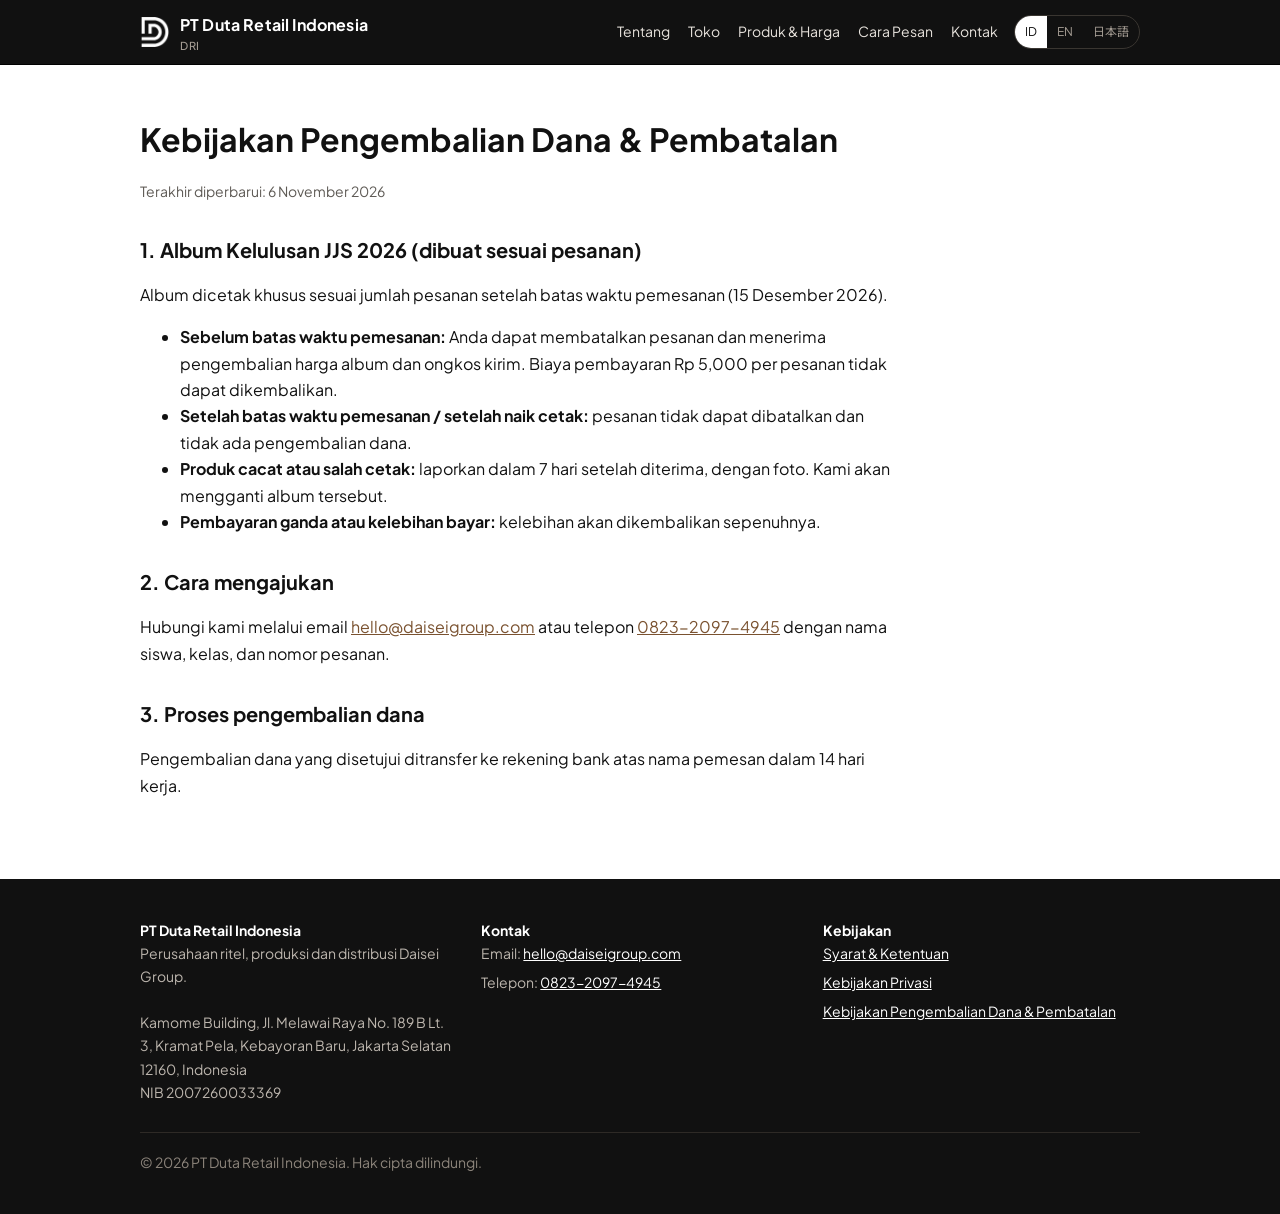
<file: refund.html>
<!DOCTYPE html>
<html lang="id">
<head>
<meta charset="utf-8">
<meta name="viewport" content="width=device-width, initial-scale=1">
<title>Kebijakan Pengembalian Dana / Refund Policy — DRI</title>
<meta name="description" content="PT Duta Retail Indonesia (DRI) — the Daisei Group's retail, production and distribution company: Japanese food supply, La Mouette bakery and Jakaichi Mart, a Japanese store for groceries, household goods and everyday products. Jakarta Selatan, Indonesia.">
<link rel="icon" href="/favicon.png" type="image/png">
<link rel="apple-touch-icon" href="/apple-touch-icon.png">
<meta name="theme-color" content="#111111">
<link rel="preconnect" href="https://fonts.googleapis.com">
<link rel="preconnect" href="https://fonts.gstatic.com" crossorigin>
<link href="https://fonts.googleapis.com/css2?family=Noto+Sans+JP:wght@400;500;700&family=Plus+Jakarta+Sans:wght@400;500;600;700&display=swap" rel="stylesheet">
<link rel="stylesheet" href="/assets/style.css">
</head>
<body class="lang-id">
<header class="site">
  <div class="wrap">
    <a class="brand" href="/"><img src="/assets/logo-white.png" alt="DRI logo"><span>PT Duta Retail Indonesia<small>DRI</small></span></a>
    <nav class="main">
      <a href="/#about"><span data-l="id">Tentang</span><span data-l="en">About</span><span data-l="ja">会社概要</span></a>
      <a href="/#store"><span data-l="id">Toko</span><span data-l="en">Our Store</span><span data-l="ja">店舗</span></a>
      <a href="/#products"><span data-l="id">Produk &amp; Harga</span><span data-l="en">Products &amp; Prices</span><span data-l="ja">商品・価格</span></a>
      <a href="/#order"><span data-l="id">Cara Pesan</span><span data-l="en">How to Order</span><span data-l="ja">ご注文方法</span></a>
      <a href="/#contact"><span data-l="id">Kontak</span><span data-l="en">Contact</span><span data-l="ja">お問い合わせ</span></a>
    </nav>
    <div class="langs" role="group" aria-label="Language">
      <button data-set="id" aria-pressed="true">ID</button><button data-set="en" aria-pressed="false">EN</button><button data-set="ja" aria-pressed="false">日本語</button>
    </div>
  </div>
</header>
<main class="legal"><div class="wrap"><article>

<!-- ===== INDONESIAN ===== -->
<div data-l="id">
<h1>Kebijakan Pengembalian Dana &amp; Pembatalan</h1>
<p class="updated">Terakhir diperbarui: 6 November 2026</p>
<h2>1. Album Kelulusan JJS 2026 (dibuat sesuai pesanan)</h2>
<p>Album dicetak khusus sesuai jumlah pesanan setelah batas waktu pemesanan (15 Desember 2026).</p>
<ul>
  <li><strong>Sebelum batas waktu pemesanan:</strong> Anda dapat membatalkan pesanan dan menerima pengembalian harga album dan ongkos kirim. Biaya pembayaran Rp 5,000 per pesanan tidak dapat dikembalikan.</li>
  <li><strong>Setelah batas waktu pemesanan / setelah naik cetak:</strong> pesanan tidak dapat dibatalkan dan tidak ada pengembalian dana.</li>
  <li><strong>Produk cacat atau salah cetak:</strong> laporkan dalam 7 hari setelah diterima, dengan foto. Kami akan mengganti album tersebut.</li>
  <li><strong>Pembayaran ganda atau kelebihan bayar:</strong> kelebihan akan dikembalikan sepenuhnya.</li>
</ul>
<h2>2. Cara mengajukan</h2>
<p>Hubungi kami melalui email <a href="mailto:hello@daiseigroup.com">hello@daiseigroup.com</a> atau telepon <a href="tel:+6282320974945">0823-2097-4945</a> dengan nama siswa, kelas, dan nomor pesanan.</p>
<h2>3. Proses pengembalian dana</h2>
<p>Pengembalian dana yang disetujui ditransfer ke rekening bank atas nama pemesan dalam 14 hari kerja.</p>
</div>

<!-- ===== ENGLISH ===== -->
<div data-l="en">
<h1>Refund &amp; Cancellation Policy</h1>
<p class="updated">Last updated: 6 November 2026</p>
<h2>1. JJS Graduation Album 2026 (made to order)</h2>
<p>Albums are printed specifically to the number ordered, after the order deadline (15 December 2026).</p>
<ul>
  <li><strong>Before the order deadline:</strong> you may cancel your order and receive a refund of the album price and delivery fee. The Rp 5,000 payment fee per order is non-refundable.</li>
  <li><strong>After the order deadline / once printing has started:</strong> orders cannot be cancelled and no refunds are given.</li>
  <li><strong>Defective or misprinted albums:</strong> report within 7 days of receipt, with photos. We will replace the album.</li>
  <li><strong>Duplicate payments or overpayments:</strong> the excess will be refunded in full.</li>
</ul>
<h2>2. How to request</h2>
<p>Contact us by email at <a href="mailto:hello@daiseigroup.com">hello@daiseigroup.com</a> or phone <a href="tel:+6282320974945">0823-2097-4945</a> with the student's name, class and order number.</p>
<h2>3. Refund processing</h2>
<p>Approved refunds are transferred to a bank account in the orderer's name within 14 business days.</p>
</div>

<!-- ===== JAPANESE ===== -->
<div data-l="ja">
<h1>返金・キャンセルポリシー</h1>
<p class="updated">最終更新日：2026年11月6日</p>
<h2>1. JJS卒業アルバム2026（受注生産）</h2>
<p>アルバムは注文締切（2026年12月15日）後、ご注文数に合わせて印刷します。</p>
<ul>
  <li><strong>注文締切前：</strong>キャンセル可能です。アルバム代金と配送料を返金します。1注文あたりの決済手数料Rp 5,000は返金できません。</li>
  <li><strong>注文締切後・印刷開始後：</strong>キャンセル・返金はできません。</li>
  <li><strong>落丁・印刷不良：</strong>受け取り後7日以内に写真を添えてご連絡ください。交換いたします。</li>
  <li><strong>二重払い・過払い：</strong>超過分を全額返金します。</li>
</ul>
<h2>2. お申し出方法</h2>
<p>メール <a href="mailto:hello@daiseigroup.com">hello@daiseigroup.com</a> または電話 <a href="tel:+6282320974945">0823-2097-4945</a> に、児童生徒名・クラス・注文番号を添えてご連絡ください。</p>
<h2>3. 返金手続き</h2>
<p>承認された返金は、14営業日以内にご注文者名義の銀行口座へ振り込みます。</p>
</div>
</article></div></main>

<footer class="site">
  <div class="wrap">
    <div class="cols">
      <div>
        <strong>PT Duta Retail Indonesia</strong><br>
        <span data-l="id">Perusahaan ritel, produksi dan distribusi Daisei Group.</span><span data-l="en">The Daisei Group's retail, production and distribution company.</span><span data-l="ja">ダイセイグループの小売・製造・流通会社。</span><br><br>
        Kamome Building, Jl. Melawai Raya No. 189 B Lt. 3, Kramat Pela, Kebayoran Baru, Jakarta Selatan 12160, Indonesia<br>
        NIB 2007260033369
      </div>
      <div>
        <strong><span data-l="id">Kontak</span><span data-l="en">Contact</span><span data-l="ja">お問い合わせ</span></strong>
        <ul>
          <li>Email: <a href="mailto:hello@daiseigroup.com">hello@daiseigroup.com</a></li>
          <li><span data-l="id">Telepon</span><span data-l="en">Phone</span><span data-l="ja">電話</span>: <a href="tel:+6282320974945">0823-2097-4945</a></li>
        </ul>
      </div>
      <div>
        <strong><span data-l="id">Kebijakan</span><span data-l="en">Policies</span><span data-l="ja">規約・ポリシー</span></strong>
        <ul>
          <li><a href="/terms.html"><span data-l="id">Syarat &amp; Ketentuan</span><span data-l="en">Terms &amp; Conditions</span><span data-l="ja">利用規約</span></a></li>
          <li><a href="/privacy.html"><span data-l="id">Kebijakan Privasi</span><span data-l="en">Privacy Policy</span><span data-l="ja">プライバシーポリシー</span></a></li>
          <li><a href="/refund.html"><span data-l="id">Kebijakan Pengembalian Dana &amp; Pembatalan</span><span data-l="en">Refund &amp; Cancellation Policy</span><span data-l="ja">返金・キャンセルポリシー</span></a></li>
        </ul>
      </div>
    </div>
    <div class="copy">&copy; <span id="year">2026</span> PT Duta Retail Indonesia. <span data-l="id">Hak cipta dilindungi.</span><span data-l="en">All rights reserved.</span><span data-l="ja">All rights reserved.</span></div>
  </div>
</footer>
<script src="/assets/site.js"></script>
</body>
</html>
</file>
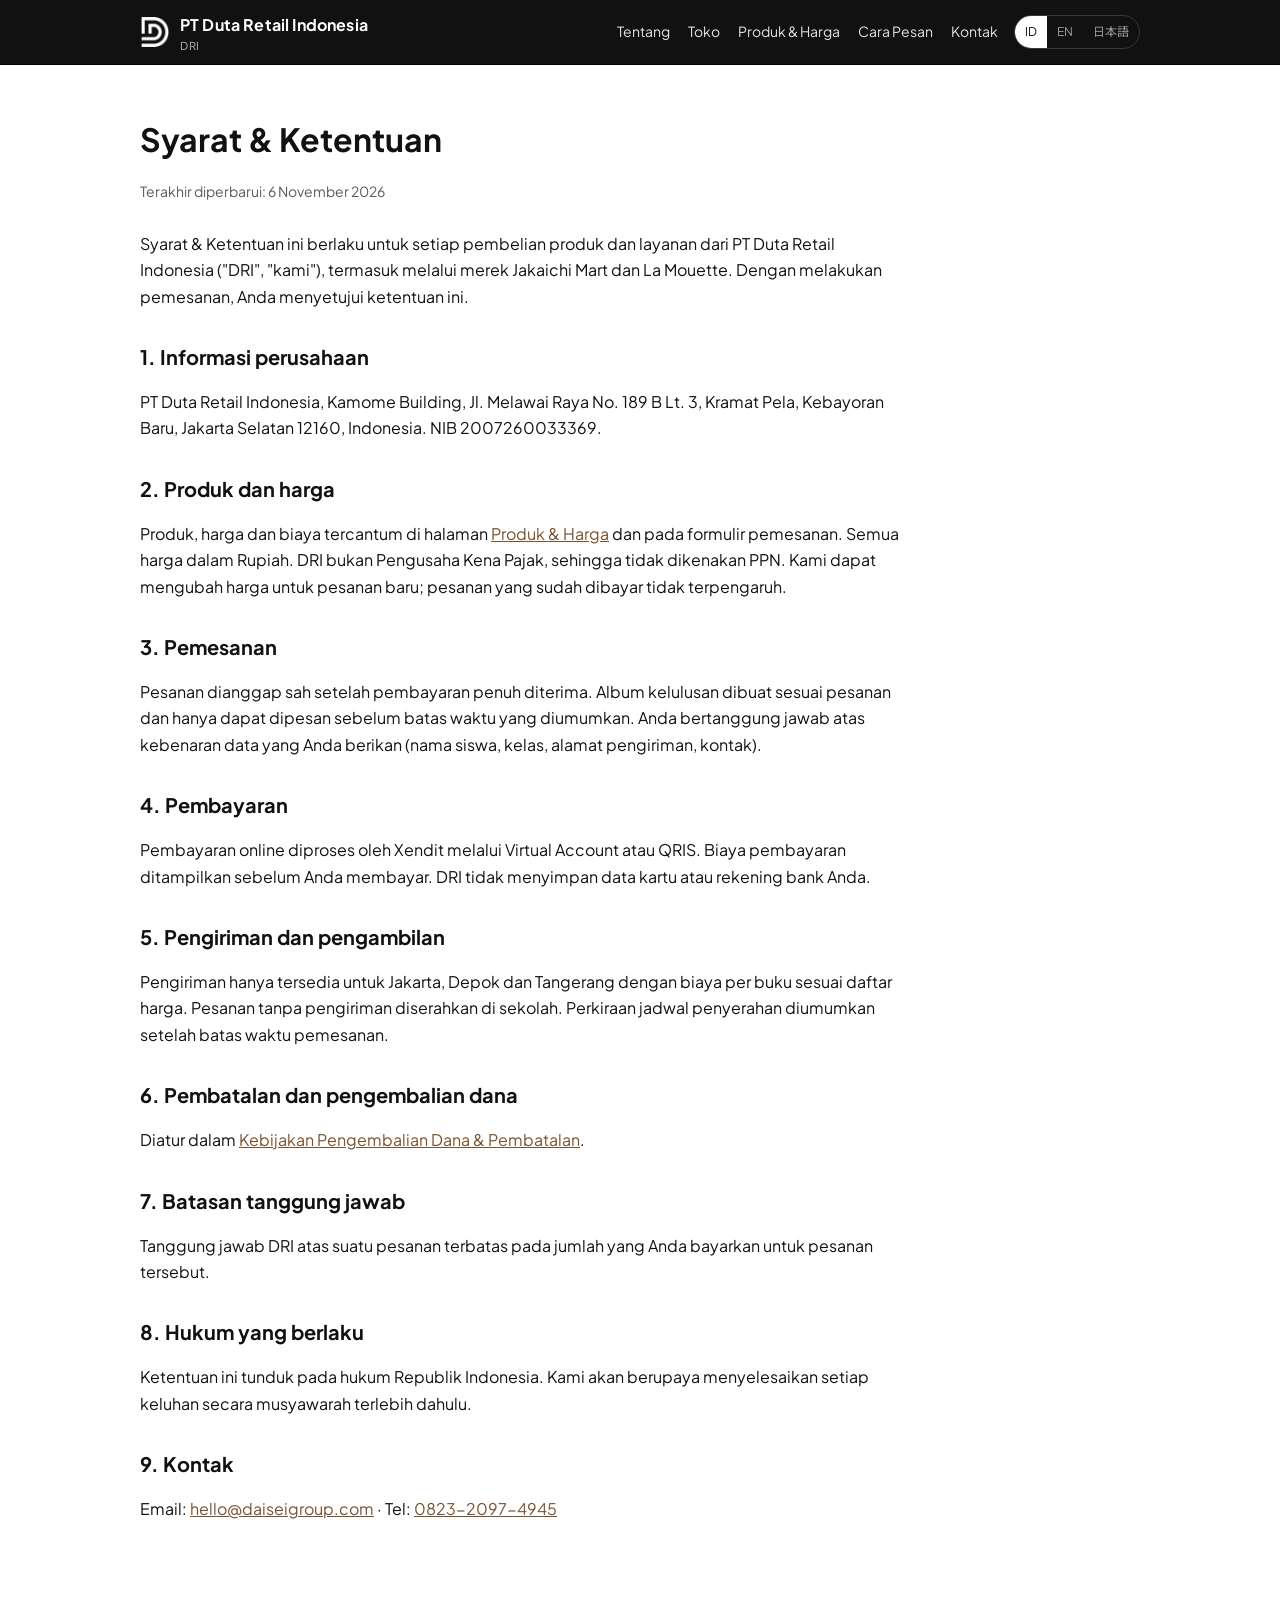
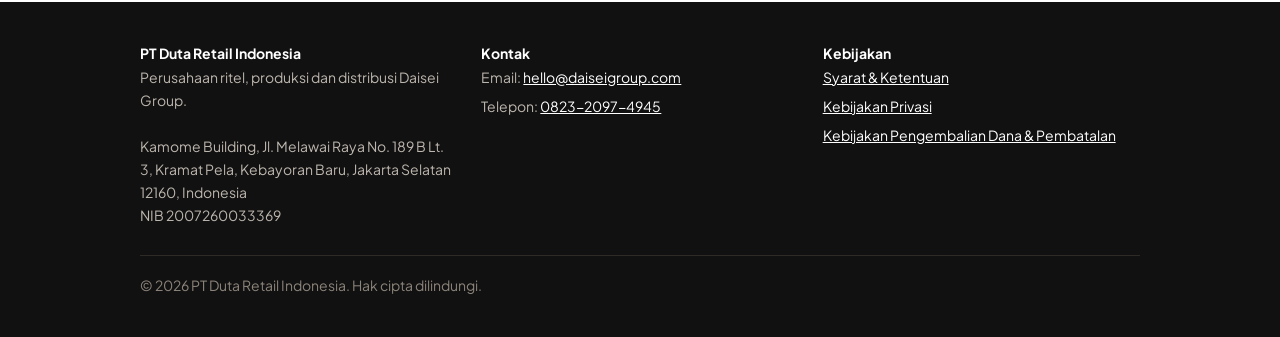
<file: terms.html>
<!DOCTYPE html>
<html lang="id">
<head>
<meta charset="utf-8">
<meta name="viewport" content="width=device-width, initial-scale=1">
<title>Syarat & Ketentuan / Terms & Conditions — DRI</title>
<meta name="description" content="PT Duta Retail Indonesia (DRI) — the Daisei Group's retail, production and distribution company: Japanese food supply, La Mouette bakery and Jakaichi Mart, a Japanese store for groceries, household goods and everyday products. Jakarta Selatan, Indonesia.">
<link rel="icon" href="/favicon.png" type="image/png">
<link rel="apple-touch-icon" href="/apple-touch-icon.png">
<meta name="theme-color" content="#111111">
<link rel="preconnect" href="https://fonts.googleapis.com">
<link rel="preconnect" href="https://fonts.gstatic.com" crossorigin>
<link href="https://fonts.googleapis.com/css2?family=Noto+Sans+JP:wght@400;500;700&family=Plus+Jakarta+Sans:wght@400;500;600;700&display=swap" rel="stylesheet">
<link rel="stylesheet" href="/assets/style.css">
</head>
<body class="lang-id">
<header class="site">
  <div class="wrap">
    <a class="brand" href="/"><img src="/assets/logo-white.png" alt="DRI logo"><span>PT Duta Retail Indonesia<small>DRI</small></span></a>
    <nav class="main">
      <a href="/#about"><span data-l="id">Tentang</span><span data-l="en">About</span><span data-l="ja">会社概要</span></a>
      <a href="/#store"><span data-l="id">Toko</span><span data-l="en">Our Store</span><span data-l="ja">店舗</span></a>
      <a href="/#products"><span data-l="id">Produk &amp; Harga</span><span data-l="en">Products &amp; Prices</span><span data-l="ja">商品・価格</span></a>
      <a href="/#order"><span data-l="id">Cara Pesan</span><span data-l="en">How to Order</span><span data-l="ja">ご注文方法</span></a>
      <a href="/#contact"><span data-l="id">Kontak</span><span data-l="en">Contact</span><span data-l="ja">お問い合わせ</span></a>
    </nav>
    <div class="langs" role="group" aria-label="Language">
      <button data-set="id" aria-pressed="true">ID</button><button data-set="en" aria-pressed="false">EN</button><button data-set="ja" aria-pressed="false">日本語</button>
    </div>
  </div>
</header>
<main class="legal"><div class="wrap"><article>
<!-- ===== INDONESIAN ===== -->
<div data-l="id">
<h1>Syarat &amp; Ketentuan</h1>
<p class="updated">Terakhir diperbarui: 6 November 2026</p>
<p>Syarat &amp; Ketentuan ini berlaku untuk setiap pembelian produk dan layanan dari PT Duta Retail Indonesia ("DRI", "kami"), termasuk melalui merek Jakaichi Mart dan La Mouette. Dengan melakukan pemesanan, Anda menyetujui ketentuan ini.</p>
<h2>1. Informasi perusahaan</h2>
<p>PT Duta Retail Indonesia, Kamome Building, Jl. Melawai Raya No. 189 B Lt. 3, Kramat Pela, Kebayoran Baru, Jakarta Selatan 12160, Indonesia. NIB 2007260033369.</p>
<h2>2. Produk dan harga</h2>
<p>Produk, harga dan biaya tercantum di halaman <a href="/#products">Produk &amp; Harga</a> dan pada formulir pemesanan. Semua harga dalam Rupiah. DRI bukan Pengusaha Kena Pajak, sehingga tidak dikenakan PPN. Kami dapat mengubah harga untuk pesanan baru; pesanan yang sudah dibayar tidak terpengaruh.</p>
<h2>3. Pemesanan</h2>
<p>Pesanan dianggap sah setelah pembayaran penuh diterima. Album kelulusan dibuat sesuai pesanan dan hanya dapat dipesan sebelum batas waktu yang diumumkan. Anda bertanggung jawab atas kebenaran data yang Anda berikan (nama siswa, kelas, alamat pengiriman, kontak).</p>
<h2>4. Pembayaran</h2>
<p>Pembayaran online diproses oleh Xendit melalui Virtual Account atau QRIS. Biaya pembayaran ditampilkan sebelum Anda membayar. DRI tidak menyimpan data kartu atau rekening bank Anda.</p>
<h2>5. Pengiriman dan pengambilan</h2>
<p>Pengiriman hanya tersedia untuk Jakarta, Depok dan Tangerang dengan biaya per buku sesuai daftar harga. Pesanan tanpa pengiriman diserahkan di sekolah. Perkiraan jadwal penyerahan diumumkan setelah batas waktu pemesanan.</p>
<h2>6. Pembatalan dan pengembalian dana</h2>
<p>Diatur dalam <a href="/refund.html">Kebijakan Pengembalian Dana &amp; Pembatalan</a>.</p>
<h2>7. Batasan tanggung jawab</h2>
<p>Tanggung jawab DRI atas suatu pesanan terbatas pada jumlah yang Anda bayarkan untuk pesanan tersebut.</p>
<h2>8. Hukum yang berlaku</h2>
<p>Ketentuan ini tunduk pada hukum Republik Indonesia. Kami akan berupaya menyelesaikan setiap keluhan secara musyawarah terlebih dahulu.</p>
<h2>9. Kontak</h2>
<p>Email: <a href="mailto:hello@daiseigroup.com">hello@daiseigroup.com</a> · Tel: <a href="tel:+6282320974945">0823-2097-4945</a></p>
</div>

<!-- ===== ENGLISH ===== -->
<div data-l="en">
<h1>Terms &amp; Conditions</h1>
<p class="updated">Last updated: 6 November 2026</p>
<p>These Terms &amp; Conditions apply to every purchase of products and services from PT Duta Retail Indonesia ("DRI", "we"), including through its Jakaichi Mart and La Mouette brands. By placing an order you agree to these terms.</p>
<h2>1. Company information</h2>
<p>PT Duta Retail Indonesia, Kamome Building, Jl. Melawai Raya No. 189 B Lt. 3, Kramat Pela, Kebayoran Baru, Jakarta Selatan 12160, Indonesia. NIB 2007260033369.</p>
<h2>2. Products and prices</h2>
<p>Products, prices and fees are shown on the <a href="/#products">Products &amp; Prices</a> section and on the order form. All prices are in Indonesian Rupiah. DRI is not VAT-registered (non-PKP), so no VAT is charged. We may change prices for new orders; orders already paid are not affected.</p>
<h2>3. Orders</h2>
<p>An order is confirmed once full payment is received. Graduation albums are made to order and can only be ordered before the announced deadline. You are responsible for the accuracy of the details you provide (student name, class, delivery address, contact).</p>
<h2>4. Payment</h2>
<p>Online payments are processed by Xendit via Virtual Account or QRIS. The payment fee is shown before you pay. DRI does not store your card or bank account details.</p>
<h2>5. Delivery and pick-up</h2>
<p>Delivery is available to Jakarta, Depok and Tangerang only, at the per-book fee in the price list. Orders without delivery are handed over at school. The expected hand-over schedule is announced after the order deadline.</p>
<h2>6. Cancellations and refunds</h2>
<p>See our <a href="/refund.html">Refund &amp; Cancellation Policy</a>.</p>
<h2>7. Limitation of liability</h2>
<p>DRI's liability for any order is limited to the amount you paid for that order.</p>
<h2>8. Governing law</h2>
<p>These terms are governed by the laws of the Republic of Indonesia. We will first try to resolve any complaint amicably.</p>
<h2>9. Contact</h2>
<p>Email: <a href="mailto:hello@daiseigroup.com">hello@daiseigroup.com</a> · Tel: <a href="tel:+6282320974945">0823-2097-4945</a></p>
</div>

<!-- ===== JAPANESE ===== -->
<div data-l="ja">
<h1>利用規約</h1>
<p class="updated">最終更新日：2026年11月6日</p>
<p>本規約は、PT Duta Retail Indonesia（以下「DRI」「当社」）が提供する商品・サービス（じゃかいちマート、La Mouette を含む）のご購入すべてに適用されます。ご注文をもって本規約に同意いただいたものとみなします。</p>
<h2>1. 会社情報</h2>
<p>PT Duta Retail Indonesia、Kamome Building, Jl. Melawai Raya No. 189 B Lt. 3, Kramat Pela, Kebayoran Baru, Jakarta Selatan 12160, Indonesia。NIB 2007260033369。</p>
<h2>2. 商品・価格</h2>
<p>商品・価格・手数料は<a href="/#products">商品・価格</a>および注文フォームに記載しています。価格はすべてインドネシア・ルピアです。DRIは課税事業者（PKP）ではないため、付加価値税はかかりません。新規注文の価格は変更する場合がありますが、お支払い済みのご注文には影響しません。</p>
<h2>3. ご注文</h2>
<p>ご注文は全額のお支払いをもって確定します。卒業アルバムは受注生産のため、告知された締切までにご注文ください。ご入力いただく情報（児童生徒名、クラス、配送先、連絡先）の正確性はお客様の責任となります。</p>
<h2>4. お支払い</h2>
<p>オンライン決済はXenditがバーチャルアカウントまたはQRISで処理します。決済手数料はお支払い前に表示されます。DRIはお客様のカード情報・銀行口座情報を保存しません。</p>
<h2>5. 配送・受け取り</h2>
<p>配送はジャカルタ、デポック、タンゲランのみで、価格表記載の1冊あたりの配送料がかかります。配送なしのご注文は学校でお渡しします。お渡し予定は注文締切後にお知らせします。</p>
<h2>6. キャンセル・返金</h2>
<p><a href="/refund.html">返金・キャンセルポリシー</a>をご覧ください。</p>
<h2>7. 責任の制限</h2>
<p>ご注文に関する当社の責任は、当該ご注文にお支払いいただいた金額を上限とします。</p>
<h2>8. 準拠法</h2>
<p>本規約はインドネシア共和国法に準拠します。苦情・紛争はまず協議による解決に努めます。</p>
<h2>9. お問い合わせ</h2>
<p>Email: <a href="mailto:hello@daiseigroup.com">hello@daiseigroup.com</a> · Tel: <a href="tel:+6282320974945">0823-2097-4945</a></p>
</div>
</article></div></main>

<footer class="site">
  <div class="wrap">
    <div class="cols">
      <div>
        <strong>PT Duta Retail Indonesia</strong><br>
        <span data-l="id">Perusahaan ritel, produksi dan distribusi Daisei Group.</span><span data-l="en">The Daisei Group's retail, production and distribution company.</span><span data-l="ja">ダイセイグループの小売・製造・流通会社。</span><br><br>
        Kamome Building, Jl. Melawai Raya No. 189 B Lt. 3, Kramat Pela, Kebayoran Baru, Jakarta Selatan 12160, Indonesia<br>
        NIB 2007260033369
      </div>
      <div>
        <strong><span data-l="id">Kontak</span><span data-l="en">Contact</span><span data-l="ja">お問い合わせ</span></strong>
        <ul>
          <li>Email: <a href="mailto:hello@daiseigroup.com">hello@daiseigroup.com</a></li>
          <li><span data-l="id">Telepon</span><span data-l="en">Phone</span><span data-l="ja">電話</span>: <a href="tel:+6282320974945">0823-2097-4945</a></li>
        </ul>
      </div>
      <div>
        <strong><span data-l="id">Kebijakan</span><span data-l="en">Policies</span><span data-l="ja">規約・ポリシー</span></strong>
        <ul>
          <li><a href="/terms.html"><span data-l="id">Syarat &amp; Ketentuan</span><span data-l="en">Terms &amp; Conditions</span><span data-l="ja">利用規約</span></a></li>
          <li><a href="/privacy.html"><span data-l="id">Kebijakan Privasi</span><span data-l="en">Privacy Policy</span><span data-l="ja">プライバシーポリシー</span></a></li>
          <li><a href="/refund.html"><span data-l="id">Kebijakan Pengembalian Dana &amp; Pembatalan</span><span data-l="en">Refund &amp; Cancellation Policy</span><span data-l="ja">返金・キャンセルポリシー</span></a></li>
        </ul>
      </div>
    </div>
    <div class="copy">&copy; <span id="year">2026</span> PT Duta Retail Indonesia. <span data-l="id">Hak cipta dilindungi.</span><span data-l="en">All rights reserved.</span><span data-l="ja">All rights reserved.</span></div>
  </div>
</footer>
<script src="/assets/site.js"></script>
</body>
</html>
</file>
<file: assets/style.css>
/* PT Duta Retail Indonesia — site styles (black / brown / white) */
:root{
  --black:#111111; --brown:#7A5230; --brown-dark:#5C3B20; --brown-soft:#F5EFE8;
  --ink:#111111; --muted:#5E5A55; --line:#E8E3DD; --bg:#FFFFFF; --card:#fff;
  --radius:14px; --max:1040px;
}
*{box-sizing:border-box}
html{scroll-behavior:smooth}
body{margin:0;font-family:"Plus Jakarta Sans","Noto Sans JP",system-ui,sans-serif;color:var(--ink);background:var(--bg);line-height:1.65;font-size:16px}
body.lang-ja{font-family:"Noto Sans JP","Plus Jakarta Sans",system-ui,sans-serif}
a{color:var(--brown)}
a:hover{color:var(--brown-dark)}
img{max-width:100%}
.wrap{max-width:var(--max);margin:0 auto;padding:0 20px}

/* Language switching: elements with data-l show only for the active language */
body.lang-id [data-l]:not([data-l="id"]),
body.lang-en [data-l]:not([data-l="en"]),
body.lang-ja [data-l]:not([data-l="ja"]){display:none !important}

/* Header */
header.site{position:sticky;top:0;z-index:10;background:var(--black);border-bottom:1px solid #000}
header.site .wrap{display:flex;align-items:center;gap:16px;height:64px}
.brand{display:flex;align-items:center;gap:10px;text-decoration:none;color:#fff;font-weight:700;letter-spacing:.01em}
.brand img{width:30px;height:30px}
.brand small{display:block;font-weight:500;color:#A39B92;font-size:11px;letter-spacing:.06em;text-transform:uppercase;line-height:1.2}
nav.main{margin-left:auto;display:flex;gap:18px;font-size:14px}
nav.main a{color:#E8E3DD;text-decoration:none}
nav.main a:hover{color:#C9A27E}
.langs{display:flex;border:1px solid #3A3631;border-radius:999px;overflow:hidden;font-size:12px}
.langs button{border:0;background:none;padding:6px 10px;cursor:pointer;font:inherit;color:#A39B92}
.langs button[aria-pressed="true"]{background:#fff;color:var(--black)}
@media (max-width:760px){nav.main{display:none}.langs{margin-left:auto}}

/* Hero */
.hero{padding:72px 0 56px;background:linear-gradient(180deg,var(--brown-soft),var(--bg));border-bottom:1px solid var(--line)}
.hero h1{font-size:clamp(28px,4.6vw,44px);line-height:1.2;margin:0 0 14px}
.hero p.lead{font-size:18px;color:var(--muted);max-width:640px;margin:0 0 26px}
.btn{display:inline-block;background:var(--black);color:#fff;text-decoration:none;padding:12px 20px;border-radius:10px;font-weight:600}
.btn:hover{background:var(--brown-dark);color:#fff}
.btn.ghost{background:none;color:var(--black);border:1.5px solid var(--black)}
.btn.ghost:hover{background:var(--black);color:#fff}
.btns{display:flex;flex-wrap:wrap;gap:10px}

section{padding:56px 0;border-top:1px solid var(--line)}
section h2{font-size:26px;margin:0 0 6px}
section .sub{color:var(--muted);margin:0 0 28px}
.grid{display:grid;gap:18px;grid-template-columns:repeat(auto-fit,minmax(260px,1fr))}
.card{background:var(--card);border:1px solid var(--line);border-radius:var(--radius);padding:22px}
.card h3{margin:0 0 6px;font-size:19px}
.tag{display:inline-block;font-size:12px;font-weight:600;background:var(--brown-soft);color:var(--brown-dark);border-radius:999px;padding:2px 10px;margin-bottom:10px}

/* Price table */
table.prices{width:100%;border-collapse:collapse;background:var(--card);border:1px solid var(--line);border-radius:var(--radius);overflow:hidden}
table.prices th,table.prices td{padding:14px 16px;text-align:left;border-bottom:1px solid var(--line);vertical-align:top}
table.prices th{background:var(--brown-soft);font-size:13px;color:var(--muted);font-weight:600}
table.prices td.num{text-align:right;white-space:nowrap;font-weight:600}
table.prices tr:last-child td{border-bottom:0}
.note{font-size:14px;color:var(--muted)}

ol.steps{counter-reset:s;list-style:none;padding:0;margin:0;display:grid;gap:14px}
ol.steps li{counter-increment:s;position:relative;padding:16px 16px 16px 60px;background:var(--card);border:1px solid var(--line);border-radius:var(--radius)}
ol.steps li::before{content:counter(s);position:absolute;left:16px;top:14px;width:30px;height:30px;border-radius:50%;background:var(--brown);color:#fff;display:grid;place-items:center;font-weight:700}

dl.contact{display:grid;grid-template-columns:max-content 1fr;gap:10px 22px;margin:0}
dl.contact dt{color:var(--muted);font-size:14px}
dl.contact dd{margin:0}

/* Placeholder marker — remove once details are confirmed */
.todo{background:#FFF3B0;border-radius:4px;padding:0 4px;font-style:normal}

/* Legal pages */
.legal{padding:48px 0 64px}
.legal h1{font-size:32px;margin:0 0 4px}
.legal .updated{color:var(--muted);font-size:14px;margin-bottom:28px}
.legal h2{font-size:20px;margin:30px 0 8px}
.legal article{max-width:760px}

footer.site{background:var(--black);color:#BDB6AE;padding:40px 0;font-size:14px}
footer.site a{color:#fff}
footer.site .cols{display:grid;gap:24px;grid-template-columns:repeat(auto-fit,minmax(220px,1fr))}
footer.site strong{color:#fff}
footer.site ul{list-style:none;padding:0;margin:0;display:grid;gap:6px}
footer.site .copy{margin-top:28px;padding-top:18px;border-top:1px solid #2E2A26;color:#8C847B}
.todo{color:#5A4500}
@media (max-width:600px){
  table.prices thead{display:none}
  table.prices tr{display:grid;grid-template-columns:1fr auto;padding:12px 14px;border-bottom:1px solid var(--line)}
  table.prices tr:last-child{border-bottom:0}
  table.prices td{border:0;padding:0}
  table.prices td:nth-child(1){font-weight:600}
  table.prices td:nth-child(2){grid-column:1/-1;grid-row:2;color:var(--muted);font-size:14px}
  table.prices td.num{grid-column:2;grid-row:1}
  dl.contact{grid-template-columns:1fr;gap:2px}
  dl.contact dd{margin-bottom:10px}
  .langs button{padding:6px 8px}
}
@media (min-width:760px){.grid-2{grid-template-columns:repeat(2,1fr)}}
@media (max-width:480px){.brand{font-size:14px;line-height:1.2}.brand small{display:none}.langs button{white-space:nowrap;padding:6px 7px}header.site .wrap{gap:10px}}

/* Hero with store photo */
.hero-grid{display:grid;gap:36px;align-items:center}
@media (min-width:860px){.hero-grid{grid-template-columns:1.1fr 1fr}}
.hero-photo{margin:0}
.hero-photo img{display:block;width:100%;height:auto;aspect-ratio:16/9;object-fit:cover;border-radius:var(--radius);box-shadow:0 10px 30px rgba(17,17,17,.12)}
.hero-photo figcaption,.gallery figcaption{font-size:13px;color:var(--muted);margin-top:8px}
ul.facts{list-style:none;padding:0;margin:24px 0 0;display:grid;gap:6px;font-size:14px;color:var(--muted)}
ul.facts li::before{content:"✓";color:var(--brown);font-weight:700;margin-right:8px}

/* Brand cards with photo */
.card.has-photo{padding-top:0;overflow:hidden}
.card-photo{display:block;width:calc(100% + 44px);max-width:none;margin:0 -22px 18px;height:auto;aspect-ratio:16/9;object-fit:cover}

/* Store gallery */
.gallery{display:grid;gap:14px;grid-template-columns:repeat(3,1fr)}
@media (max-width:640px){.gallery{grid-template-columns:repeat(2,1fr);gap:10px}.gallery figcaption{font-size:12px}.gallery figure:nth-child(9){display:none}}
.gallery figure{margin:0}
.gallery img{display:block;width:100%;aspect-ratio:4/3;object-fit:cover;border-radius:10px;background:var(--brown-soft)}
.gallery a:hover img{opacity:.9}
.visit{display:grid;gap:18px;margin-top:28px}
@media (min-width:860px){.visit{grid-template-columns:1fr 1.2fr}}
.map iframe{display:block;width:100%;height:100%;min-height:300px;border:0;border-radius:var(--radius)}
@media (max-width:860px){nav.main{gap:14px}}
</file>
